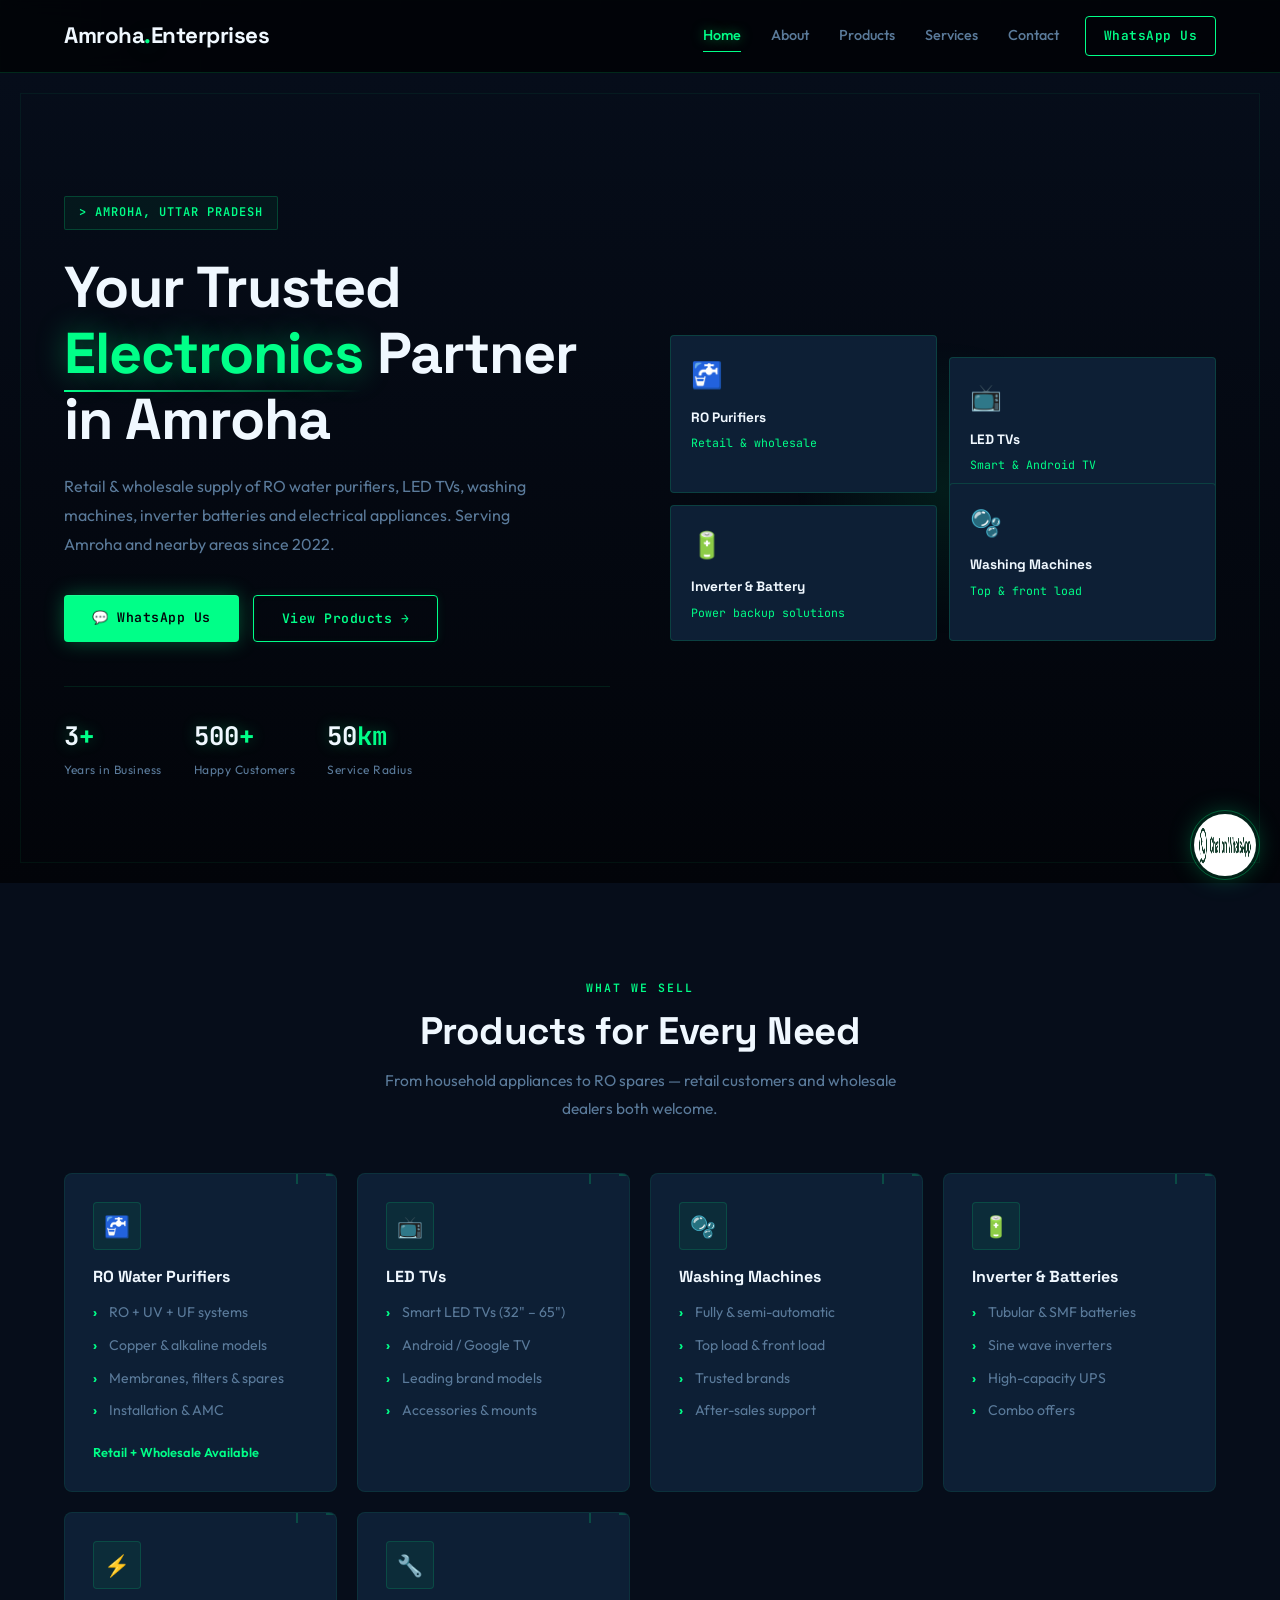
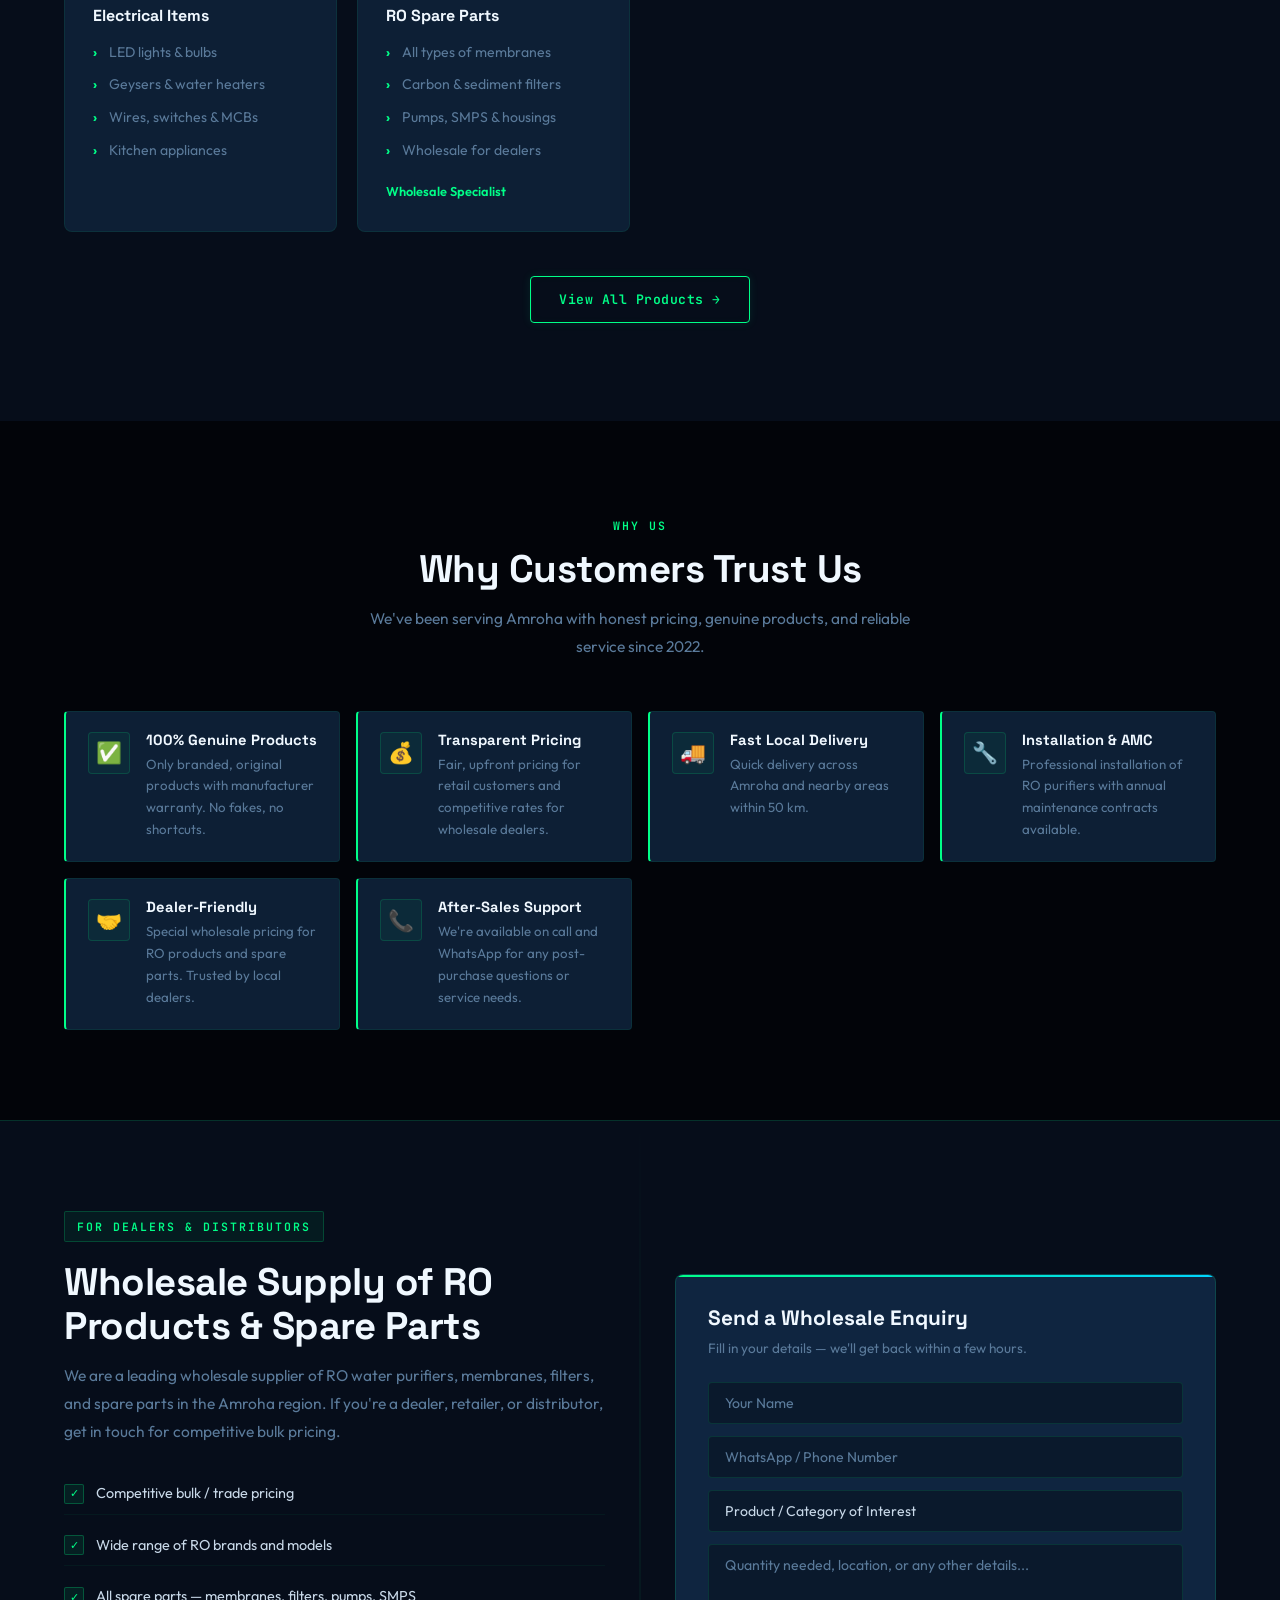
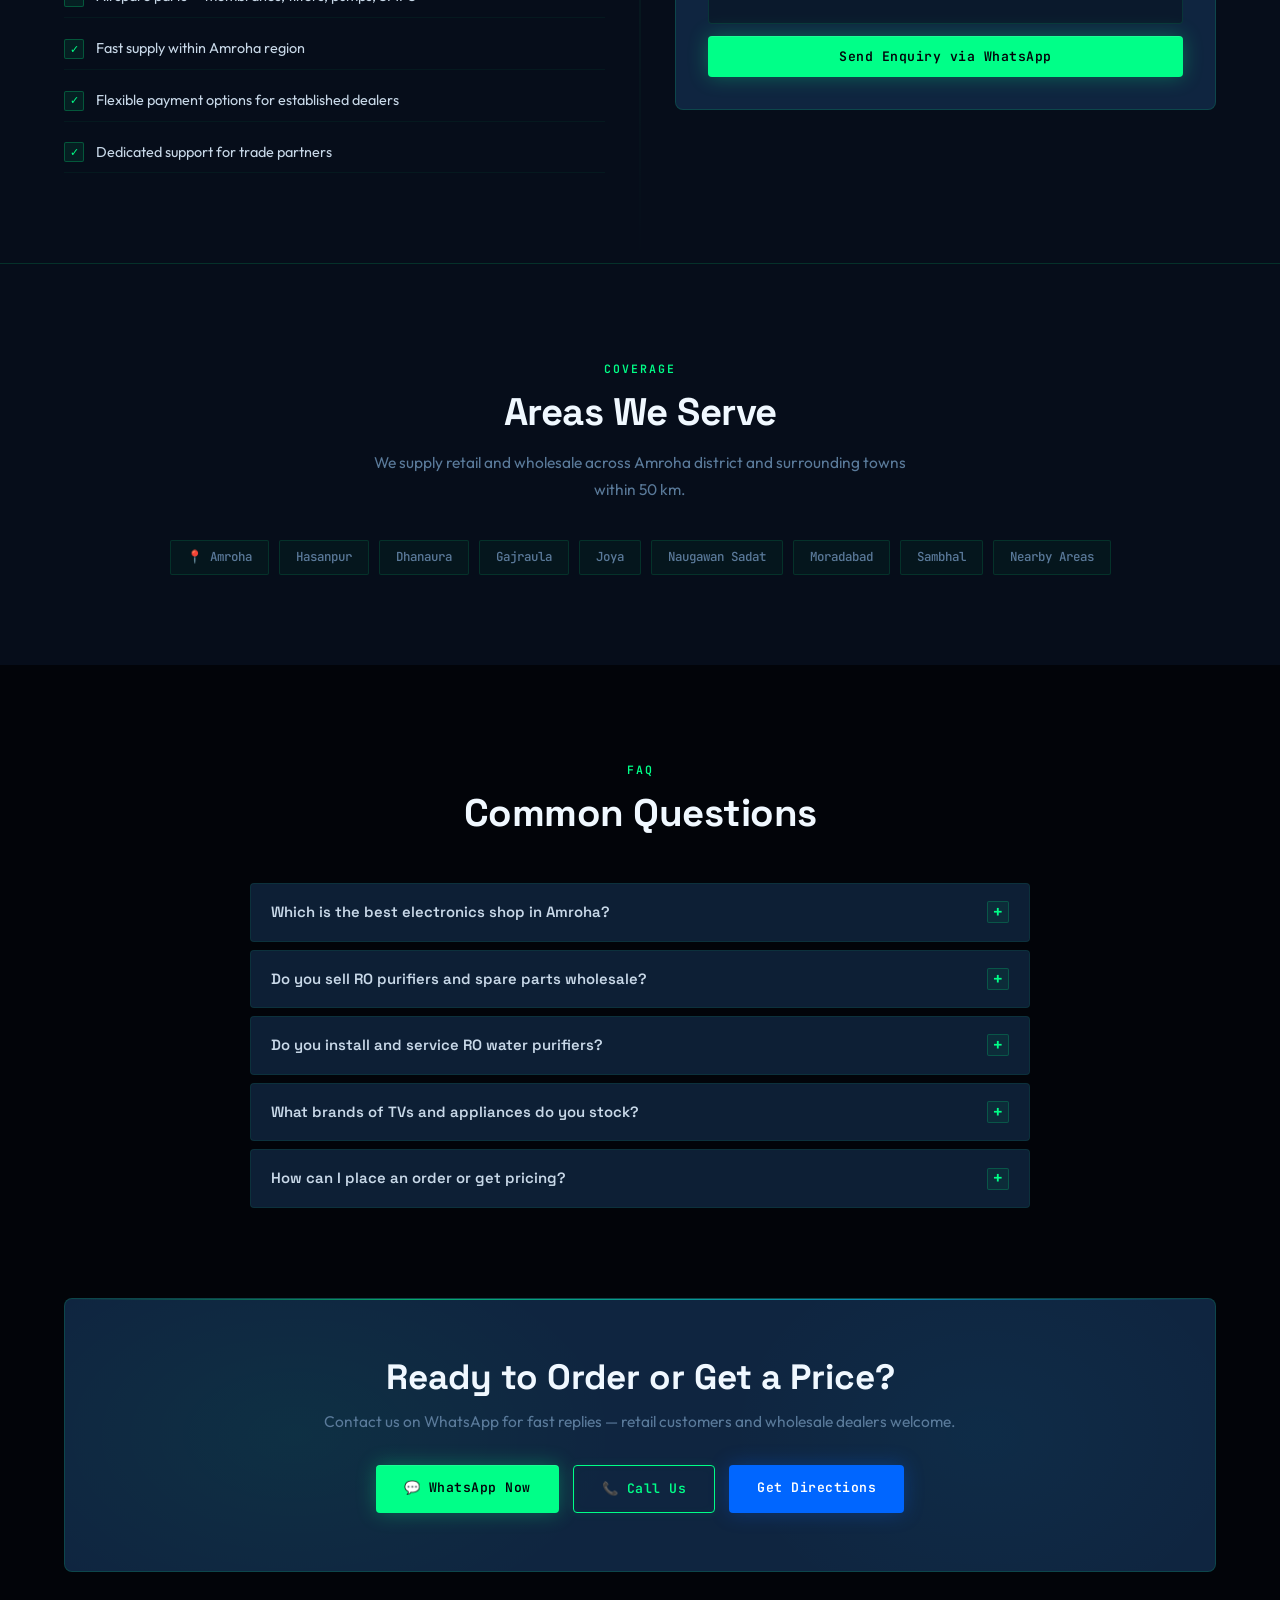
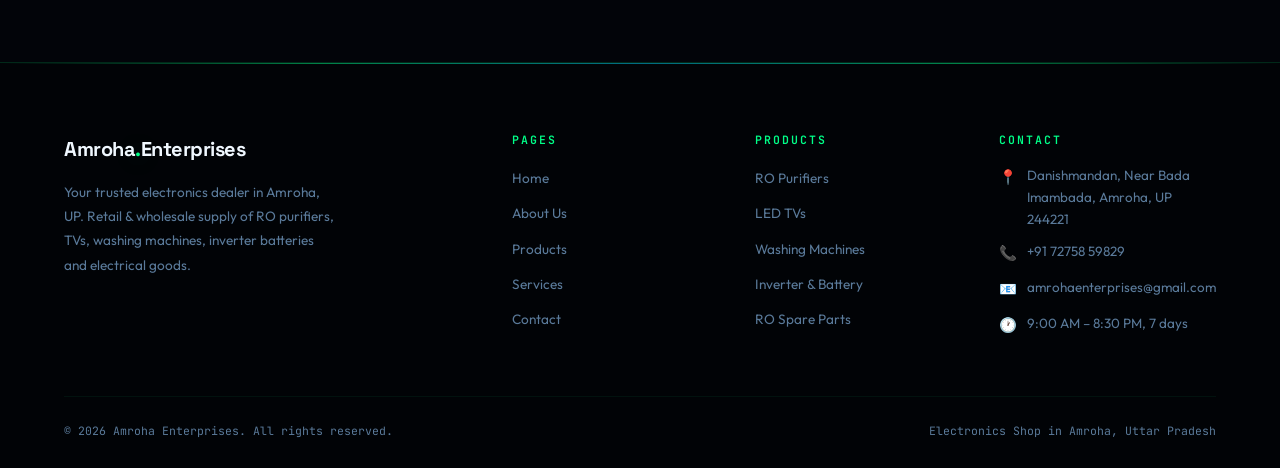
<file: index.html>
<!DOCTYPE html>
<html lang="en">
<head>
  <!-- Google Analytics -->
  <script async src="https://www.googletagmanager.com/gtag/js?id=G-59EETJ5G6J"></script>
  <script>
    window.dataLayer = window.dataLayer || [];
    function gtag(){dataLayer.push(arguments);}
    gtag('js', new Date());
    gtag('config', 'G-59EETJ5G6J');
  </script>

  <meta charset="UTF-8" />
  <meta name="viewport" content="width=device-width, initial-scale=1.0" />
  <title>Electronics Shop in Amroha | TV, RO, Washing Machine & Inverter – Amroha Enterprises</title>
  <meta name="description" content="Amroha Enterprises – trusted electronics dealer in Amroha, UP. Retail & wholesale supply of RO water purifiers, LED TVs, washing machines, inverter batteries and electrical items." />
  <link rel="stylesheet" href="style.css" />
</head>
<body>
<div class="scanlines"></div>
<div class="floating-dots">
  <div class="dot"></div><div class="dot"></div><div class="dot"></div>
  <div class="dot"></div><div class="dot"></div><div class="dot"></div>
  <div class="dot"></div><div class="dot"></div><div class="dot"></div>
  <div class="dot"></div><div class="dot"></div><div class="dot"></div>
  <div class="dot"></div><div class="dot"></div><div class="dot"></div>
</div>

<!-- HEADER -->
<header id="header">
  <div class="container header-inner">
    <div class="logo">Amroha<span>.</span>Enterprises</div>
    <nav id="nav">
      <a href="/" class="active">Home</a>
      <a href="/about">About</a>
      <a href="/products">Products</a>
      <a href="/services">Services</a>
      <a href="/contact">Contact</a>
      <a href="https://wa.me/917275859829?text=Hello%2C+I+have+an+enquiry..." class="nav-cta" target="_blank"><span>WhatsApp Us</span></a>
    </nav>
    <button class="hamburger" id="hamburger" aria-label="Menu">
      <span></span><span></span><span></span>
    </button>
  </div>
</header>

<!-- HERO -->
<section class="hero">
  <div class="container">
    <div class="hero-grid">
      <div class="hero-content">
        <div class="hero-badge reveal">Amroha, Uttar Pradesh</div>
        <h1 class="reveal delay-1">Your Trusted <span class="accent">Electronics</span> Partner in Amroha</h1>
        <p class="reveal delay-2">
          Retail & wholesale supply of RO water purifiers, LED TVs, washing machines, inverter batteries and electrical appliances. Serving Amroha and nearby areas since 2022.
        </p>
        <div class="hero-buttons reveal delay-3">
          <a href="https://wa.me/917275859829?text=Hello%2C+I+have+an+enquiry..." class="btn btn-primary" target="_blank">💬 WhatsApp Us</a>
          <a href="/products" class="btn btn-outline">View Products →</a>
        </div>
        <div class="hero-stats reveal delay-3">
          <div class="hero-stat">
            <div class="num">3<span>+</span></div>
            <div class="label">Years in Business</div>
          </div>
          <div class="hero-stat">
            <div class="num">500<span>+</span></div>
            <div class="label">Happy Customers</div>
          </div>
          <div class="hero-stat">
            <div class="num">50<span>km</span></div>
            <div class="label">Service Radius</div>
          </div>
        </div>
      </div>

      <div class="hero-visual reveal delay-2">
        <div class="hero-card">
          <div class="hc-icon">🚰</div>
          <div class="hc-title">RO Purifiers</div>
          <div class="hc-sub">Retail & wholesale</div>
        </div>
        <div class="hero-card">
          <div class="hc-icon">📺</div>
          <div class="hc-title">LED TVs</div>
          <div class="hc-sub">Smart & Android TV</div>
        </div>
        <div class="hero-card">
          <div class="hc-icon">🔋</div>
          <div class="hc-title">Inverter & Battery</div>
          <div class="hc-sub">Power backup solutions</div>
        </div>
        <div class="hero-card">
          <div class="hc-icon">🫧</div>
          <div class="hc-title">Washing Machines</div>
          <div class="hc-sub">Top & front load</div>
        </div>
      </div>
    </div>
  </div>
</section>

<!-- PRODUCT CATEGORIES -->
<section class="accent">
  <div class="container">
    <div class="center reveal">
      <div class="section-tag">What We Sell</div>
      <h2 class="section-title">Products for Every Need</h2>
      <p class="section-sub">From household appliances to RO spares — retail customers and wholesale dealers both welcome.</p>
    </div>

    <div class="grid grid-auto" style="margin-top: 50px;">
      <div class="card reveal delay-1">
        <div class="card-icon">🚰</div>
        <h3>RO Water Purifiers</h3>
        <ul>
          <li>RO + UV + UF systems</li>
          <li>Copper & alkaline models</li>
          <li>Membranes, filters & spares</li>
          <li>Installation & AMC</li>
        </ul>
        <p style="margin-top:14px; font-size:0.8rem; color:var(--green); font-weight:600;">Retail + Wholesale Available</p>
      </div>

      <div class="card reveal delay-2">
        <div class="card-icon">📺</div>
        <h3>LED TVs</h3>
        <ul>
          <li>Smart LED TVs (32" – 65")</li>
          <li>Android / Google TV</li>
          <li>Leading brand models</li>
          <li>Accessories & mounts</li>
        </ul>
      </div>

      <div class="card reveal delay-3">
        <div class="card-icon">🫧</div>
        <h3>Washing Machines</h3>
        <ul>
          <li>Fully & semi-automatic</li>
          <li>Top load & front load</li>
          <li>Trusted brands</li>
          <li>After-sales support</li>
        </ul>
      </div>

      <div class="card reveal delay-1">
        <div class="card-icon">🔋</div>
        <h3>Inverter & Batteries</h3>
        <ul>
          <li>Tubular & SMF batteries</li>
          <li>Sine wave inverters</li>
          <li>High-capacity UPS</li>
          <li>Combo offers</li>
        </ul>
      </div>

      <div class="card reveal delay-2">
        <div class="card-icon">⚡</div>
        <h3>Electrical Items</h3>
        <ul>
          <li>LED lights & bulbs</li>
          <li>Geysers & water heaters</li>
          <li>Wires, switches & MCBs</li>
          <li>Kitchen appliances</li>
        </ul>
      </div>

      <div class="card reveal delay-3">
        <div class="card-icon">🔧</div>
        <h3>RO Spare Parts</h3>
        <ul>
          <li>All types of membranes</li>
          <li>Carbon & sediment filters</li>
          <li>Pumps, SMPS & housings</li>
          <li>Wholesale for dealers</li>
        </ul>
        <p style="margin-top:14px; font-size:0.8rem; color:var(--green); font-weight:600;">Wholesale Specialist</p>
      </div>
    </div>

    <div style="text-align:center; margin-top: 44px;" class="reveal">
      <a href="/products" class="btn btn-outline">View All Products →</a>
    </div>
  </div>
</section>

<!-- WHY CHOOSE US -->
<section>
  <div class="container">
    <div class="center reveal">
      <div class="section-tag">Why Us</div>
      <h2 class="section-title">Why Customers Trust Us</h2>
      <p class="section-sub">We've been serving Amroha with honest pricing, genuine products, and reliable service since 2022.</p>
    </div>
    <div class="usp-grid">
      <div class="usp-item reveal delay-1">
        <div class="usp-icon">✅</div>
        <div>
          <h4>100% Genuine Products</h4>
          <p>Only branded, original products with manufacturer warranty. No fakes, no shortcuts.</p>
        </div>
      </div>
      <div class="usp-item reveal delay-2">
        <div class="usp-icon">💰</div>
        <div>
          <h4>Transparent Pricing</h4>
          <p>Fair, upfront pricing for retail customers and competitive rates for wholesale dealers.</p>
        </div>
      </div>
      <div class="usp-item reveal delay-3">
        <div class="usp-icon">🚚</div>
        <div>
          <h4>Fast Local Delivery</h4>
          <p>Quick delivery across Amroha and nearby areas within 50 km.</p>
        </div>
      </div>
      <div class="usp-item reveal delay-1">
        <div class="usp-icon">🔧</div>
        <div>
          <h4>Installation & AMC</h4>
          <p>Professional installation of RO purifiers with annual maintenance contracts available.</p>
        </div>
      </div>
      <div class="usp-item reveal delay-2">
        <div class="usp-icon">🤝</div>
        <div>
          <h4>Dealer-Friendly</h4>
          <p>Special wholesale pricing for RO products and spare parts. Trusted by local dealers.</p>
        </div>
      </div>
      <div class="usp-item reveal delay-3">
        <div class="usp-icon">📞</div>
        <div>
          <h4>After-Sales Support</h4>
          <p>We're available on call and WhatsApp for any post-purchase questions or service needs.</p>
        </div>
      </div>
    </div>
  </div>
</section>

<!-- WHOLESALE SECTION -->
<section class="wholesale-section">
  <div class="container">
    <div class="wholesale-inner">
      <div>
        <div class="wholesale-badge reveal">For Dealers & Distributors</div>
        <h2 class="section-title reveal delay-1">Wholesale Supply of RO Products & Spare Parts</h2>
        <p class="section-sub reveal delay-2">
          We are a leading wholesale supplier of RO water purifiers, membranes, filters, and spare parts in the Amroha region. If you're a dealer, retailer, or distributor, get in touch for competitive bulk pricing.
        </p>
        <ul class="wholesale-perks reveal delay-2">
          <li><span class="perk-check">✓</span> Competitive bulk / trade pricing</li>
          <li><span class="perk-check">✓</span> Wide range of RO brands and models</li>
          <li><span class="perk-check">✓</span> All spare parts — membranes, filters, pumps, SMPS</li>
          <li><span class="perk-check">✓</span> Fast supply within Amroha region</li>
          <li><span class="perk-check">✓</span> Flexible payment options for established dealers</li>
          <li><span class="perk-check">✓</span> Dedicated support for trade partners</li>
        </ul>
      </div>

      <div class="wholesale-form-box reveal delay-2">
        <h3>Send a Wholesale Enquiry</h3>
        <p>Fill in your details — we'll get back within a few hours.</p>
        <div class="form-row">
          <input type="text" placeholder="Your Name" id="ws-name" />
          <input type="tel" placeholder="WhatsApp / Phone Number" id="ws-phone" />
          <select id="ws-product">
            <option value="" disabled selected>Product / Category of Interest</option>
            <option>RO Water Purifiers</option>
            <option>RO Membranes</option>
            <option>RO Filters & Spares</option>
            <option>RO Pumps & SMPS</option>
            <option>Multiple / Mixed Items</option>
          </select>
          <textarea placeholder="Quantity needed, location, or any other details..." id="ws-msg"></textarea>
          <button class="btn btn-primary" onclick="sendWholesaleEnquiry()" style="width:100%;">Send Enquiry via WhatsApp</button>
        </div>
      </div>
    </div>
  </div>
</section>

<!-- SERVICE AREA -->
<section class="accent">
  <div class="container">
    <div class="center reveal">
      <div class="section-tag">Coverage</div>
      <h2 class="section-title">Areas We Serve</h2>
      <p class="section-sub">We supply retail and wholesale across Amroha district and surrounding towns within 50 km.</p>
    </div>
    <div class="area-tags reveal delay-1" style="justify-content: center; margin-top: 36px;">
      <span class="area-tag">📍 Amroha</span>
      <span class="area-tag">Hasanpur</span>
      <span class="area-tag">Dhanaura</span>
      <span class="area-tag">Gajraula</span>
      <span class="area-tag">Joya</span>
      <span class="area-tag">Naugawan Sadat</span>
      <span class="area-tag">Moradabad</span>
      <span class="area-tag">Sambhal</span>
      <span class="area-tag">Nearby Areas</span>
    </div>
  </div>
</section>

<!-- FAQ -->
<section>
  <div class="container">
    <div class="center reveal">
      <div class="section-tag">FAQ</div>
      <h2 class="section-title">Common Questions</h2>
    </div>
    <div class="faq-list">
      <div class="faq-item reveal delay-1">
        <div class="faq-q">Which is the best electronics shop in Amroha? <span class="faq-icon">+</span></div>
        <div class="faq-a">Amroha Enterprises is a trusted name for electronics and electrical products in Amroha, offering genuine products, fair pricing, and after-sales support since 2022.</div>
      </div>
      <div class="faq-item reveal delay-2">
        <div class="faq-q">Do you sell RO purifiers and spare parts wholesale? <span class="faq-icon">+</span></div>
        <div class="faq-a">Yes. We are one of the main wholesale suppliers of RO water purifiers, membranes, filters, pumps, and spare parts in the Amroha region. Dealers and distributors can contact us for trade pricing.</div>
      </div>
      <div class="faq-item reveal delay-3">
        <div class="faq-q">Do you install and service RO water purifiers? <span class="faq-icon">+</span></div>
        <div class="faq-a">Yes, we offer professional installation and Annual Maintenance Contracts (AMC) for RO purifiers across Amroha and nearby areas.</div>
      </div>
      <div class="faq-item reveal delay-1">
        <div class="faq-q">What brands of TVs and appliances do you stock? <span class="faq-icon">+</span></div>
        <div class="faq-a">We stock a range of leading brands for LED TVs, washing machines, and inverter batteries. Contact us on WhatsApp or visit our store for current stock and pricing.</div>
      </div>
      <div class="faq-item reveal delay-2">
        <div class="faq-q">How can I place an order or get pricing? <span class="faq-icon">+</span></div>
        <div class="faq-a">The fastest way is to WhatsApp us at +91 72758 59829. You can also call or visit our store at Danishmandan, Near Bada Imambada, Amroha.</div>
      </div>
    </div>
  </div>
</section>

<!-- CTA -->
<section style="padding-top: 0;">
  <div class="container">
    <div class="cta-banner reveal">
      <h2>Ready to Order or Get a Price?</h2>
      <p>Contact us on WhatsApp for fast replies — retail customers and wholesale dealers welcome.</p>
      <div class="cta-buttons">
        <a href="https://wa.me/917275859829?text=Hello%2C+I+have+an+enquiry..." class="btn btn-primary" target="_blank">💬 WhatsApp Now</a>
        <a href="tel:+917275859829" class="btn btn-outline">📞 Call Us</a>
        <a href="/contact" class="btn btn-blue">Get Directions</a>
      </div>
    </div>
  </div>
</section>

<!-- FOOTER -->
<footer>
  <div class="container">
    <div class="footer-grid">
      <div class="footer-brand">
        <div class="logo">Amroha<span>.</span>Enterprises</div>
        <p>Your trusted electronics dealer in Amroha, UP. Retail & wholesale supply of RO purifiers, TVs, washing machines, inverter batteries and electrical goods.</p>
      </div>
      <div class="footer-col">
        <h4>Pages</h4>
        <ul>
          <li><a href="/">Home</a></li>
          <li><a href="/about">About Us</a></li>
          <li><a href="/products">Products</a></li>
          <li><a href="/services">Services</a></li>
          <li><a href="/contact">Contact</a></li>
        </ul>
      </div>
      <div class="footer-col">
        <h4>Products</h4>
        <ul>
          <li><a href="/products">RO Purifiers</a></li>
          <li><a href="/products">LED TVs</a></li>
          <li><a href="/products">Washing Machines</a></li>
          <li><a href="/products">Inverter & Battery</a></li>
          <li><a href="/products">RO Spare Parts</a></li>
        </ul>
      </div>
      <div class="footer-col">
        <h4>Contact</h4>
        <div class="footer-contact-item"><span class="ico">📍</span> Danishmandan, Near Bada Imambada, Amroha, UP 244221</div>
        <div class="footer-contact-item"><span class="ico">📞</span> <a href="tel:+917275859829" style="color:var(--muted);">+91 72758 59829</a></div>
        <div class="footer-contact-item"><span class="ico">📧</span> <a href="mailto:amrohaenterprises@gmail.com" style="color:var(--muted);">amrohaenterprises@gmail.com</a></div>
        <div class="footer-contact-item"><span class="ico">🕐</span> 9:00 AM – 8:30 PM, 7 days</div>
      </div>
    </div>
    <div class="footer-bottom">
      <span>© <span id="year"></span> Amroha Enterprises. All rights reserved.</span>
      <span>Electronics Shop in Amroha, Uttar Pradesh</span>
    </div>
  </div>
</footer>

<!-- WhatsApp Float -->
<a class="whatsapp-float" href="https://wa.me/917275859829" target="_blank" aria-label="Chat on WhatsApp">
  <img src="WhatsAppButtonGreenLarge.png" alt="WhatsApp" />
</a>

<script>
  document.getElementById('year').textContent = new Date().getFullYear();

  // Sticky header
  window.addEventListener('scroll', () => {
    document.getElementById('header').classList.toggle('scrolled', window.scrollY > 50);
  });

  // Mobile menu
  document.getElementById('hamburger').addEventListener('click', () => {
    document.getElementById('nav').classList.toggle('open');
  });

  // Scroll reveal
  const observer = new IntersectionObserver((entries) => {
    entries.forEach(e => { if (e.isIntersecting) e.target.classList.add('active'); });
  }, { threshold: 0.1 });
  document.querySelectorAll('.reveal').forEach(el => observer.observe(el));

  // FAQ accordion
  document.querySelectorAll('.faq-q').forEach(q => {
    q.addEventListener('click', () => {
      const item = q.parentElement;
      const isOpen = item.classList.contains('open');
      document.querySelectorAll('.faq-item.open').forEach(i => i.classList.remove('open'));
      if (!isOpen) item.classList.add('open');
    });
  });

  // Wholesale enquiry via WhatsApp
  function sendWholesaleEnquiry() {
    const name    = document.getElementById('ws-name').value.trim();
    const phone   = document.getElementById('ws-phone').value.trim();
    const product = document.getElementById('ws-product').value;
    const msg     = document.getElementById('ws-msg').value.trim();
    if (!name || !phone) { alert('Please enter your name and phone number.'); return; }
    const text = `Hello, I have a *Wholesale Enquiry*:\n\n*Name:* ${name}\n*Phone:* ${phone}\n*Product:* ${product || 'Not specified'}\n*Details:* ${msg || 'N/A'}`;
    window.open(`https://wa.me/917275859829?text=${encodeURIComponent(text)}`, '_blank');
  }
</script>

</body>
</html>
</file>
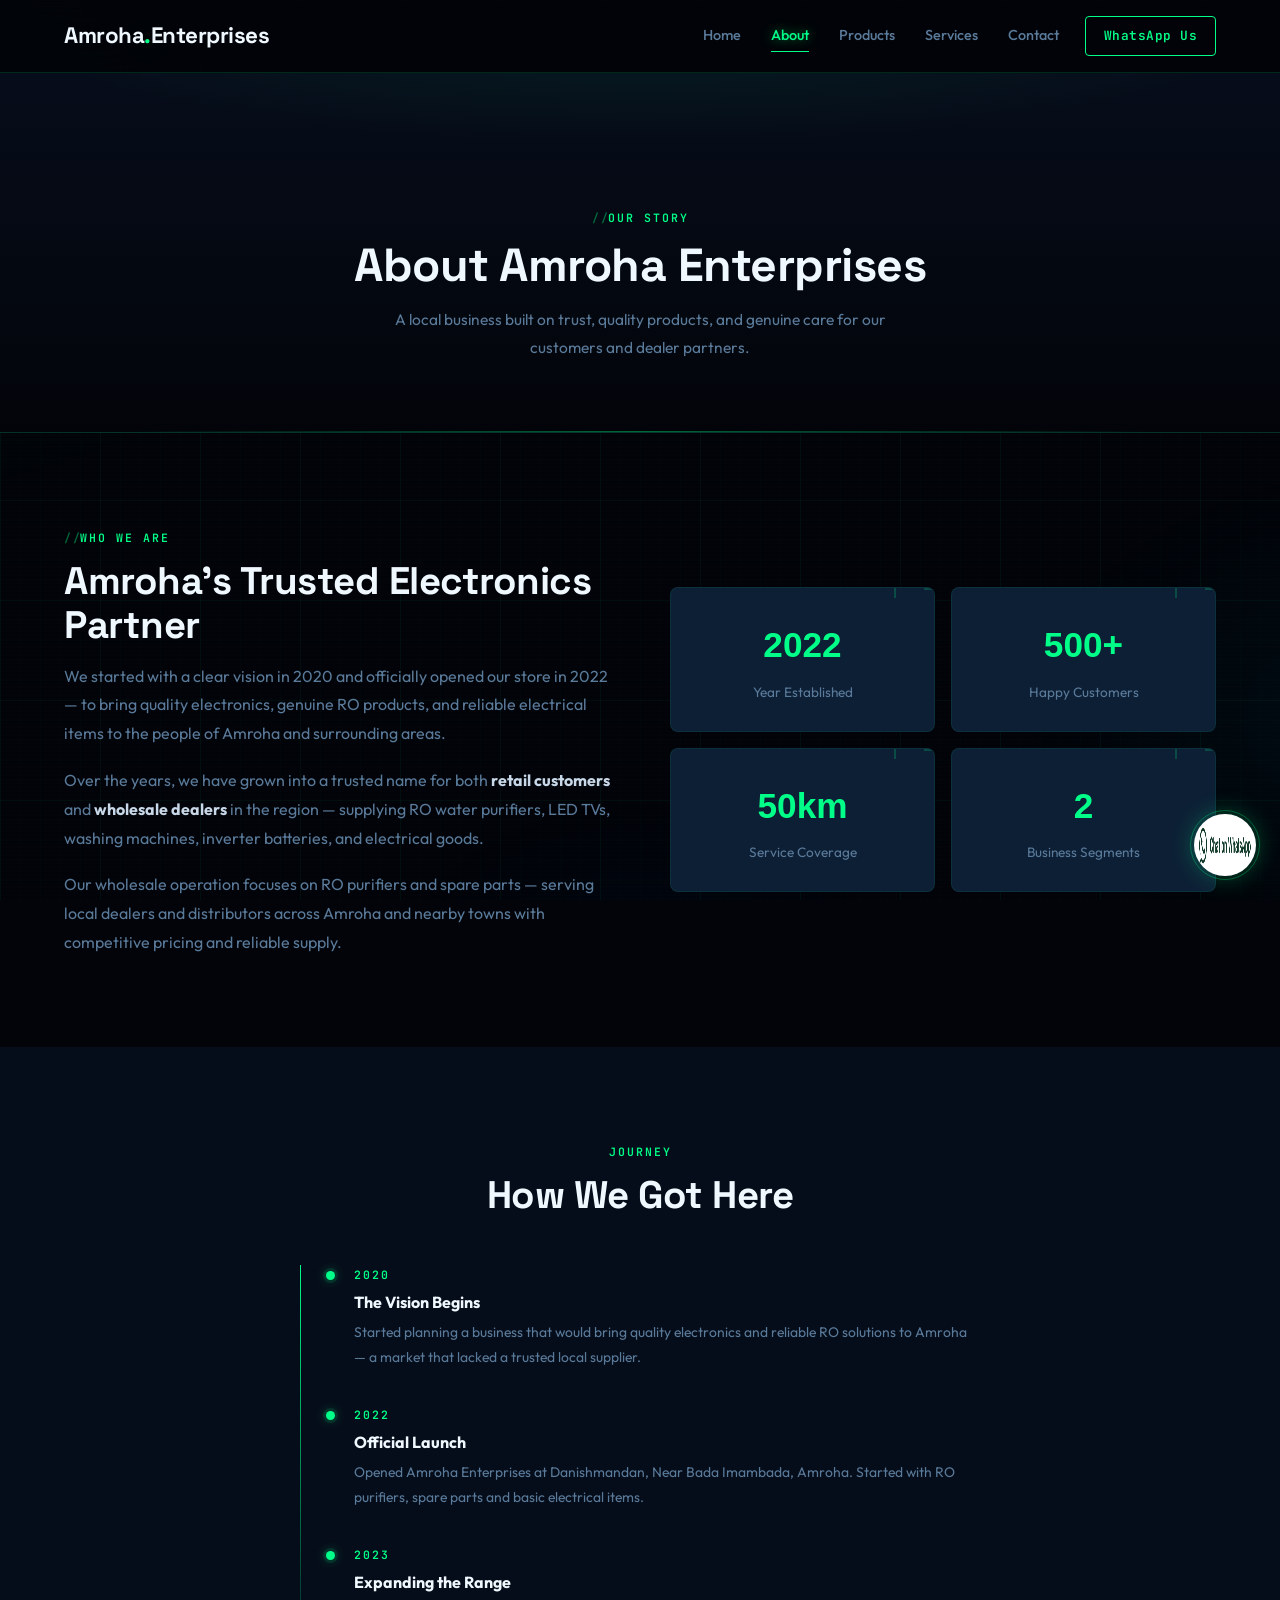
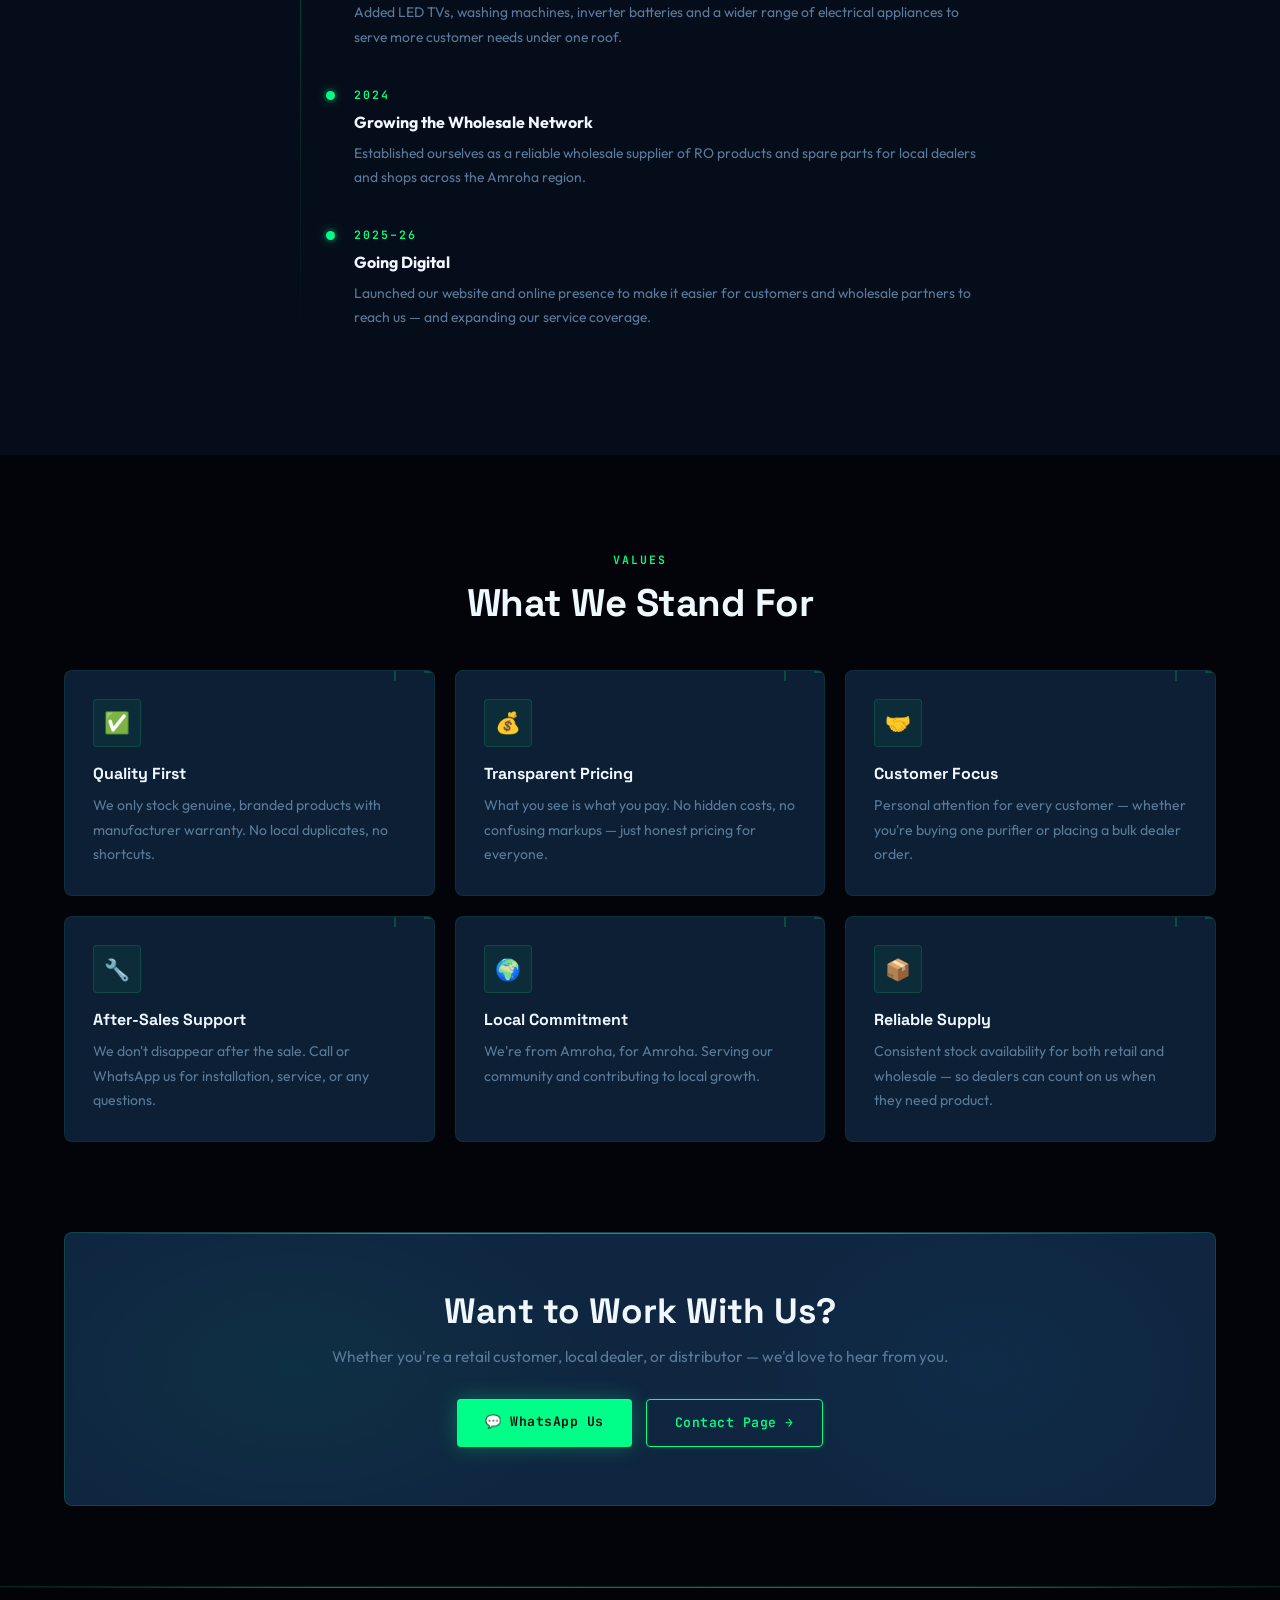
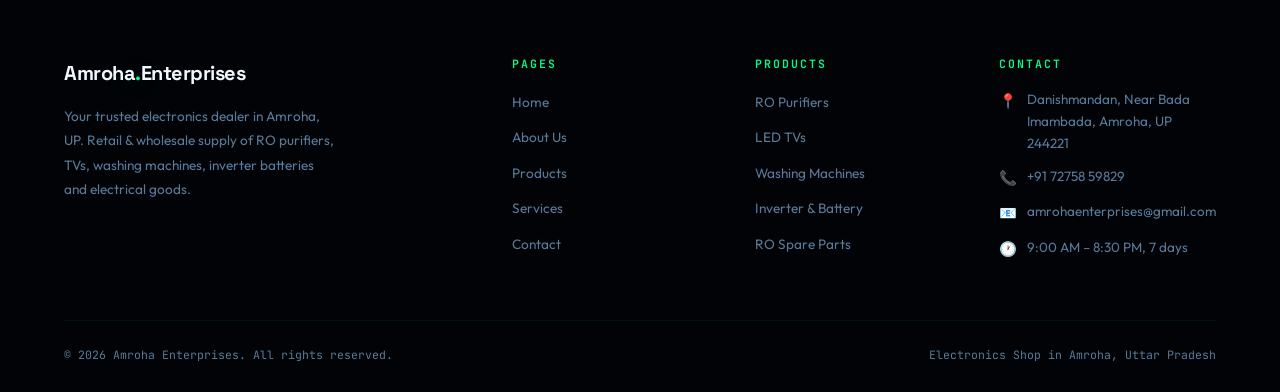
<file: about.html>
<!DOCTYPE html>
<html lang="en">
<head>
  <meta charset="UTF-8" />
  <meta name="viewport" content="width=device-width, initial-scale=1.0" />
  <title>About Us – Amroha Enterprises | Trusted Electronics Dealer in Amroha</title>
  <meta name="description" content="Amroha Enterprises – established in 2022, serving Amroha and nearby areas with genuine electronics, RO purifiers, inverter batteries and electrical goods. Retail & wholesale." />
  <link rel="stylesheet" href="style.css" />
</head>
<body>
<div class="scanlines"></div>
<div class="floating-dots">
  <div class="dot"></div><div class="dot"></div><div class="dot"></div>
  <div class="dot"></div><div class="dot"></div><div class="dot"></div>
  <div class="dot"></div><div class="dot"></div><div class="dot"></div>
  <div class="dot"></div><div class="dot"></div><div class="dot"></div>
  <div class="dot"></div><div class="dot"></div><div class="dot"></div>
</div>

<header id="header">
  <div class="container header-inner">
    <div class="logo"><a href="/">Amroha<span>.</span>Enterprises</a></div>
    <nav id="nav">
      <a href="/">Home</a>
      <a href="/about" class="active">About</a>
      <a href="/products">Products</a>
      <a href="/services">Services</a>
      <a href="/contact">Contact</a>
      <a href="https://wa.me/917275859829" class="nav-cta" target="_blank"><span>WhatsApp Us</span></a>
    </nav>
    <button class="hamburger" id="hamburger" aria-label="Menu">
      <span></span><span></span><span></span>
    </button>
  </div>
</header>

<!-- PAGE HERO -->
<div class="page-hero">
  <div class="container">
    <div class="section-tag reveal">Our Story</div>
    <h1 class="reveal delay-1">About Amroha Enterprises</h1>
    <p class="reveal delay-2">A local business built on trust, quality products, and genuine care for our customers and dealer partners.</p>
  </div>
</div>

<!-- INTRO -->
<section>
  <div class="container">
    <div class="grid grid-2" style="align-items:center; gap:60px;">
      <div class="reveal">
        <div class="section-tag">Who We Are</div>
        <h2 class="section-title">Amroha's Trusted Electronics Partner</h2>
        <p style="color:var(--muted); font-size:1rem; line-height:1.8; margin-bottom:18px;">
          We started with a clear vision in 2020 and officially opened our store in 2022 — to bring quality electronics, genuine RO products, and reliable electrical items to the people of Amroha and surrounding areas.
        </p>
        <p style="color:var(--muted); font-size:1rem; line-height:1.8; margin-bottom:18px;">
          Over the years, we have grown into a trusted name for both <strong style="color:var(--text);">retail customers</strong> and <strong style="color:var(--text);">wholesale dealers</strong> in the region — supplying RO water purifiers, LED TVs, washing machines, inverter batteries, and electrical goods.
        </p>
        <p style="color:var(--muted); font-size:1rem; line-height:1.8;">
          Our wholesale operation focuses on RO purifiers and spare parts — serving local dealers and distributors across Amroha and nearby towns with competitive pricing and reliable supply.
        </p>
      </div>
      <div class="reveal delay-2">
        <div class="grid grid-2" style="gap:16px;">
          <div class="card" style="text-align:center;">
            <div style="font-family:'Syne',sans-serif; font-size:2.2rem; font-weight:800; color:var(--green);">2022</div>
            <div style="font-size:0.85rem; color:var(--muted); margin-top:6px;">Year Established</div>
          </div>
          <div class="card" style="text-align:center;">
            <div style="font-family:'Syne',sans-serif; font-size:2.2rem; font-weight:800; color:var(--green);">500+</div>
            <div style="font-size:0.85rem; color:var(--muted); margin-top:6px;">Happy Customers</div>
          </div>
          <div class="card" style="text-align:center;">
            <div style="font-family:'Syne',sans-serif; font-size:2.2rem; font-weight:800; color:var(--green);">50km</div>
            <div style="font-size:0.85rem; color:var(--muted); margin-top:6px;">Service Coverage</div>
          </div>
          <div class="card" style="text-align:center;">
            <div style="font-family:'Syne',sans-serif; font-size:2.2rem; font-weight:800; color:var(--green);">2</div>
            <div style="font-size:0.85rem; color:var(--muted); margin-top:6px;">Business Segments</div>
          </div>
        </div>
      </div>
    </div>
  </div>
</section>

<!-- OUR JOURNEY -->
<section class="accent">
  <div class="container">
    <div class="center reveal">
      <div class="section-tag">Journey</div>
      <h2 class="section-title">How We Got Here</h2>
    </div>
    <div class="timeline">
      <div class="tl-item reveal delay-1">
        <div class="tl-year">2020</div>
        <div class="tl-title">The Vision Begins</div>
        <div class="tl-text">Started planning a business that would bring quality electronics and reliable RO solutions to Amroha — a market that lacked a trusted local supplier.</div>
      </div>
      <div class="tl-item reveal delay-2">
        <div class="tl-year">2022</div>
        <div class="tl-title">Official Launch</div>
        <div class="tl-text">Opened Amroha Enterprises at Danishmandan, Near Bada Imambada, Amroha. Started with RO purifiers, spare parts and basic electrical items.</div>
      </div>
      <div class="tl-item reveal delay-3">
        <div class="tl-year">2023</div>
        <div class="tl-title">Expanding the Range</div>
        <div class="tl-text">Added LED TVs, washing machines, inverter batteries and a wider range of electrical appliances to serve more customer needs under one roof.</div>
      </div>
      <div class="tl-item reveal delay-1">
        <div class="tl-year">2024</div>
        <div class="tl-title">Growing the Wholesale Network</div>
        <div class="tl-text">Established ourselves as a reliable wholesale supplier of RO products and spare parts for local dealers and shops across the Amroha region.</div>
      </div>
      <div class="tl-item reveal delay-2">
        <div class="tl-year">2025–26</div>
        <div class="tl-title">Going Digital</div>
        <div class="tl-text">Launched our website and online presence to make it easier for customers and wholesale partners to reach us — and expanding our service coverage.</div>
      </div>
    </div>
  </div>
</section>

<!-- CORE VALUES -->
<section>
  <div class="container">
    <div class="center reveal">
      <div class="section-tag">Values</div>
      <h2 class="section-title">What We Stand For</h2>
    </div>
    <div class="grid grid-3" style="margin-top:44px;">
      <div class="card reveal delay-1">
        <div class="card-icon">✅</div>
        <h3>Quality First</h3>
        <p>We only stock genuine, branded products with manufacturer warranty. No local duplicates, no shortcuts.</p>
      </div>
      <div class="card reveal delay-2">
        <div class="card-icon">💰</div>
        <h3>Transparent Pricing</h3>
        <p>What you see is what you pay. No hidden costs, no confusing markups — just honest pricing for everyone.</p>
      </div>
      <div class="card reveal delay-3">
        <div class="card-icon">🤝</div>
        <h3>Customer Focus</h3>
        <p>Personal attention for every customer — whether you're buying one purifier or placing a bulk dealer order.</p>
      </div>
      <div class="card reveal delay-1">
        <div class="card-icon">🔧</div>
        <h3>After-Sales Support</h3>
        <p>We don't disappear after the sale. Call or WhatsApp us for installation, service, or any questions.</p>
      </div>
      <div class="card reveal delay-2">
        <div class="card-icon">🌍</div>
        <h3>Local Commitment</h3>
        <p>We're from Amroha, for Amroha. Serving our community and contributing to local growth.</p>
      </div>
      <div class="card reveal delay-3">
        <div class="card-icon">📦</div>
        <h3>Reliable Supply</h3>
        <p>Consistent stock availability for both retail and wholesale — so dealers can count on us when they need product.</p>
      </div>
    </div>
  </div>
</section>

<!-- CTA -->
<section style="padding-top: 0; padding-bottom: 80px;">
  <div class="container">
    <div class="cta-banner reveal">
      <h2>Want to Work With Us?</h2>
      <p>Whether you're a retail customer, local dealer, or distributor — we'd love to hear from you.</p>
      <div class="cta-buttons">
        <a href="https://wa.me/917275859829?text=Hello%2C+I+want+to+get+in+touch+with+Amroha+Enterprises..." class="btn btn-primary" target="_blank">💬 WhatsApp Us</a>
        <a href="/contact" class="btn btn-outline">Contact Page →</a>
      </div>
    </div>
  </div>
</section>

<!-- FOOTER -->
<footer>
  <div class="container">
    <div class="footer-grid">
      <div class="footer-brand">
        <div class="logo"><a href="/">Amroha<span>.</span>Enterprises</a></div>
        <p>Your trusted electronics dealer in Amroha, UP. Retail & wholesale supply of RO purifiers, TVs, washing machines, inverter batteries and electrical goods.</p>
      </div>
      <div class="footer-col">
        <h4>Pages</h4>
        <ul>
          <li><a href="/">Home</a></li>
          <li><a href="/about">About Us</a></li>
          <li><a href="/products">Products</a></li>
          <li><a href="/services">Services</a></li>
          <li><a href="/contact">Contact</a></li>
        </ul>
      </div>
      <div class="footer-col">
        <h4>Products</h4>
        <ul>
          <li><a href="/products">RO Purifiers</a></li>
          <li><a href="/products">LED TVs</a></li>
          <li><a href="/products">Washing Machines</a></li>
          <li><a href="/products">Inverter & Battery</a></li>
          <li><a href="/products">RO Spare Parts</a></li>
        </ul>
      </div>
      <div class="footer-col">
        <h4>Contact</h4>
        <div class="footer-contact-item"><span class="ico">📍</span> Danishmandan, Near Bada Imambada, Amroha, UP 244221</div>
        <div class="footer-contact-item"><span class="ico">📞</span> <a href="tel:+917275859829" style="color:var(--muted);">+91 72758 59829</a></div>
        <div class="footer-contact-item"><span class="ico">📧</span> <a href="mailto:amrohaenterprises@gmail.com" style="color:var(--muted);">amrohaenterprises@gmail.com</a></div>
        <div class="footer-contact-item"><span class="ico">🕐</span> 9:00 AM – 8:30 PM, 7 days</div>
      </div>
    </div>
    <div class="footer-bottom">
      <span>© <span id="year"></span> Amroha Enterprises. All rights reserved.</span>
      <span>Electronics Shop in Amroha, Uttar Pradesh</span>
    </div>
  </div>
</footer>

<a class="whatsapp-float" href="https://wa.me/917275859829" target="_blank" aria-label="Chat on WhatsApp">
  <img src="WhatsAppButtonGreenLarge.png" alt="WhatsApp" />
</a>

<script>
  document.getElementById('year').textContent = new Date().getFullYear();
  window.addEventListener('scroll', () => {
    document.getElementById('header').classList.toggle('scrolled', window.scrollY > 50);
  });
  document.getElementById('hamburger').addEventListener('click', () => {
    document.getElementById('nav').classList.toggle('open');
  });
  const observer = new IntersectionObserver((entries) => {
    entries.forEach(e => { if (e.isIntersecting) e.target.classList.add('active'); });
  }, { threshold: 0.1 });
  document.querySelectorAll('.reveal').forEach(el => observer.observe(el));
</script>
</body>
</html>
</file>
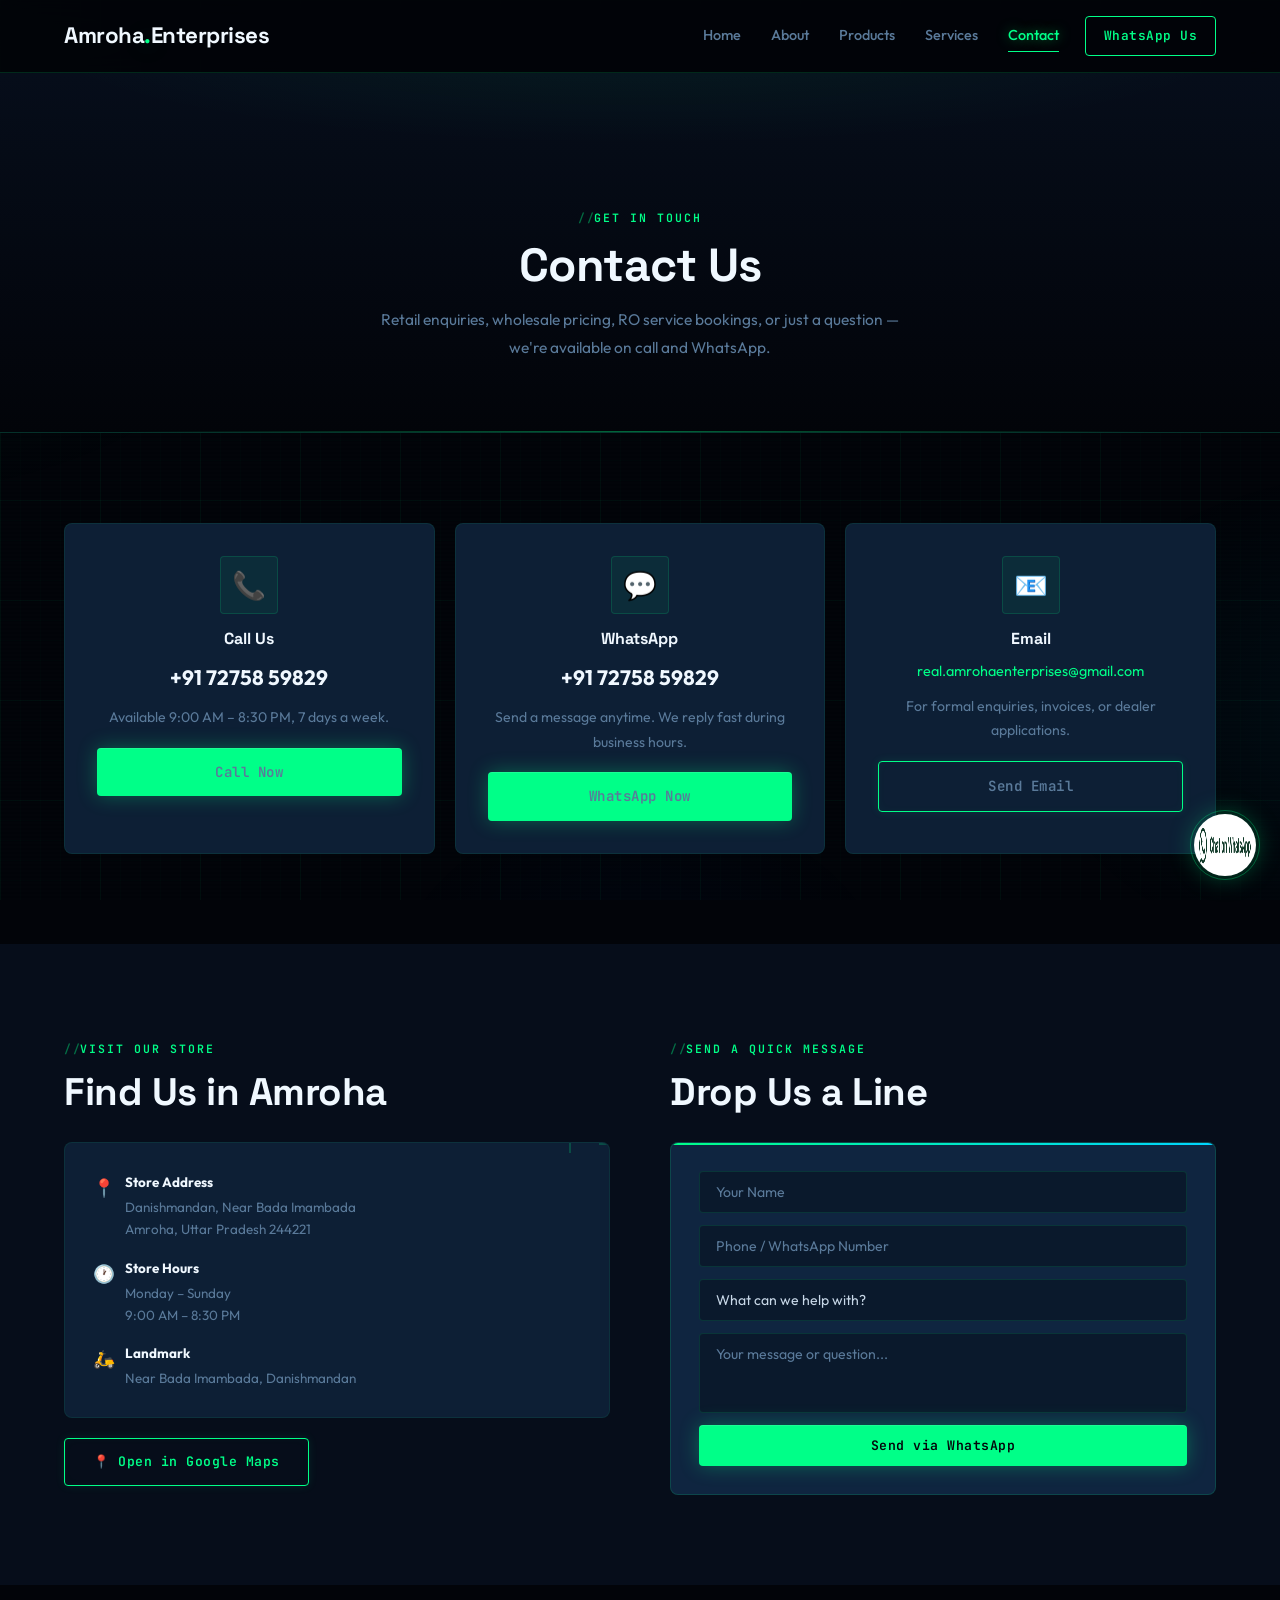
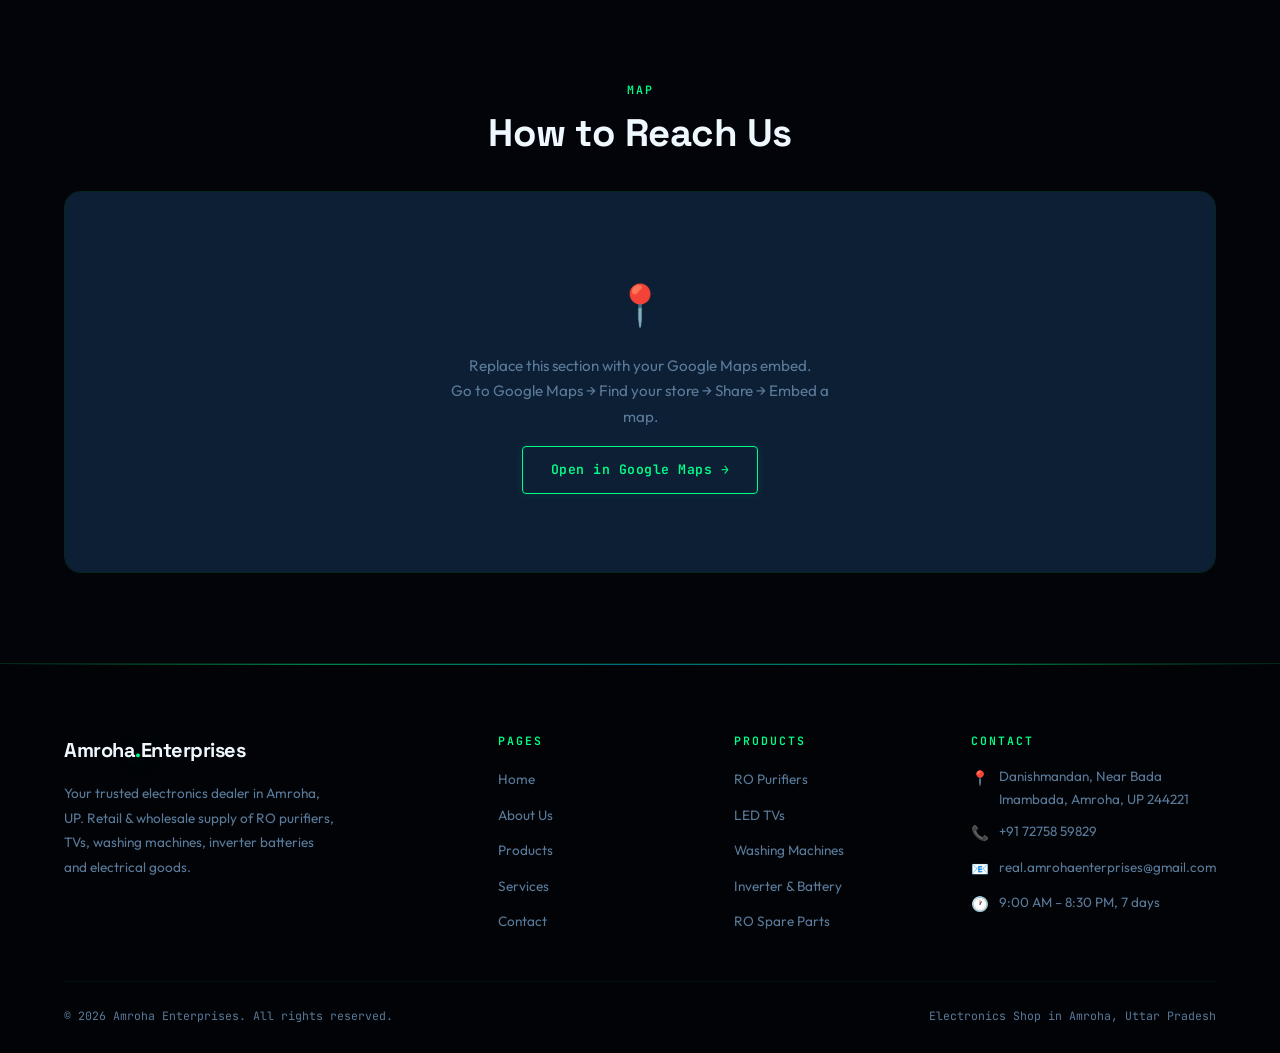
<file: contact.html>
<!DOCTYPE html>
<html lang="en">
<head>
  <meta charset="UTF-8" />
  <meta name="viewport" content="width=device-width, initial-scale=1.0" />
  <title>Contact Us – Amroha Enterprises | Call, WhatsApp or Visit</title>
  <meta name="description" content="Contact Amroha Enterprises – call, WhatsApp or visit our store in Amroha, UP. Get product enquiries, pricing, RO service bookings and wholesale information." />
  <link rel="stylesheet" href="style.css" />
</head>
<body>
<div class="scanlines"></div>
<div class="floating-dots">
  <div class="dot"></div><div class="dot"></div><div class="dot"></div>
  <div class="dot"></div><div class="dot"></div><div class="dot"></div>
  <div class="dot"></div><div class="dot"></div><div class="dot"></div>
  <div class="dot"></div><div class="dot"></div><div class="dot"></div>
  <div class="dot"></div><div class="dot"></div><div class="dot"></div>
</div>

<header id="header">
  <div class="container header-inner">
    <div class="logo"><a href="/">Amroha<span>.</span>Enterprises</a></div>
    <nav id="nav">
      <a href="/">Home</a>
      <a href="/about">About</a>
      <a href="/products">Products</a>
      <a href="/services">Services</a>
      <a href="/contact" class="active">Contact</a>
      <a href="https://wa.me/917275859829" class="nav-cta" target="_blank"><span>WhatsApp Us</span></a>
    </nav>
    <button class="hamburger" id="hamburger" aria-label="Menu">
      <span></span><span></span><span></span>
    </button>
  </div>
</header>

<div class="page-hero">
  <div class="container">
    <div class="section-tag reveal">Get in Touch</div>
    <h1 class="reveal delay-1">Contact Us</h1>
    <p class="reveal delay-2">Retail enquiries, wholesale pricing, RO service bookings, or just a question — we're available on call and WhatsApp.</p>
  </div>
</div>

<!-- CONTACT CARDS -->
<section>
  <div class="container">
    <div class="grid grid-3">
      <div class="contact-card reveal delay-1">
        <div class="cc-icon">📞</div>
        <h3>Call Us</h3>
        <p style="font-size:1.3rem; font-weight:700; color:var(--white); margin:10px 0;">+91 72758 59829</p>
        <p>Available 9:00 AM – 8:30 PM, 7 days a week.</p>
        <a href="tel:+917275859829" class="btn btn-primary" style="margin-top:18px; width:100%; text-align:center; display:block;">Call Now</a>
      </div>

      <div class="contact-card reveal delay-2">
        <div class="cc-icon">💬</div>
        <h3>WhatsApp</h3>
        <p style="font-size:1.3rem; font-weight:700; color:var(--white); margin:10px 0;">+91 72758 59829</p>
        <p>Send a message anytime. We reply fast during business hours.</p>
        <a href="https://wa.me/917275859829?text=Hello%2C+I+have+an+enquiry..." class="btn btn-primary" style="margin-top:18px; width:100%; text-align:center; display:block;" target="_blank">WhatsApp Now</a>
      </div>

      <div class="contact-card reveal delay-3">
        <div class="cc-icon">📧</div>
        <h3>Email</h3>
        <p style="margin:10px 0;"><a href="mailto:real.amrohaenterprises@gmail.com" style="color:var(--green); font-size:0.9rem; word-break:break-all;">real.amrohaenterprises@gmail.com</a></p>
        <p>For formal enquiries, invoices, or dealer applications.</p>
        <a href="mailto:real.amrohaenterprises@gmail.com" class="btn btn-outline" style="margin-top:18px; width:100%; text-align:center; display:block;">Send Email</a>
      </div>
    </div>
  </div>
</section>

<!-- VISIT US -->
<section class="accent">
  <div class="container">
    <div class="grid grid-2" style="gap:60px; align-items:start;">
      <div class="reveal">
        <div class="section-tag">Visit Our Store</div>
        <h2 class="section-title">Find Us in Amroha</h2>
        <div class="card" style="margin-top:28px;">
          <div style="display:flex; flex-direction:column; gap:16px;">
            <div class="footer-contact-item" style="margin:0;">
              <span class="ico" style="font-size:1.1rem;">📍</span>
              <div>
                <strong style="color:var(--white); display:block; margin-bottom:3px;">Store Address</strong>
                Danishmandan, Near Bada Imambada<br>
                Amroha, Uttar Pradesh 244221
              </div>
            </div>
            <div class="footer-contact-item" style="margin:0;">
              <span class="ico" style="font-size:1.1rem;">🕐</span>
              <div>
                <strong style="color:var(--white); display:block; margin-bottom:3px;">Store Hours</strong>
                Monday – Sunday<br>
                9:00 AM – 8:30 PM
              </div>
            </div>
            <div class="footer-contact-item" style="margin:0;">
              <span class="ico" style="font-size:1.1rem;">🛵</span>
              <div>
                <strong style="color:var(--white); display:block; margin-bottom:3px;">Landmark</strong>
                Near Bada Imambada, Danishmandan
              </div>
            </div>
          </div>
        </div>
        <a href="https://maps.google.com/?q=Danishmandan+Amroha+UP" class="btn btn-outline" style="margin-top:20px;" target="_blank">📍 Open in Google Maps</a>
      </div>

      <div class="reveal delay-2">
        <div class="section-tag">Send a Quick Message</div>
        <h2 class="section-title">Drop Us a Line</h2>
        <div class="wholesale-form-box" style="margin-top:28px; padding:28px;">
          <div class="form-row">
            <input type="text" placeholder="Your Name" id="c-name" />
            <input type="tel"  placeholder="Phone / WhatsApp Number" id="c-phone" />
            <select id="c-type">
              <option value="" disabled selected>What can we help with?</option>
              <option>Product Enquiry – Retail</option>
              <option>Wholesale / Trade Pricing</option>
              <option>RO Installation Booking</option>
              <option>RO Service / Repair</option>
              <option>AMC Enquiry</option>
              <option>General Question</option>
            </select>
            <textarea placeholder="Your message or question..." id="c-msg"></textarea>
            <button class="btn btn-primary" onclick="sendContactMsg()" style="width:100%;">Send via WhatsApp</button>
          </div>
        </div>
      </div>
    </div>
  </div>
</section>

<!-- MAP EMBED PLACEHOLDER -->
<section>
  <div class="container">
    <div class="center reveal">
      <div class="section-tag">Map</div>
      <h2 class="section-title">How to Reach Us</h2>
    </div>
    <div class="reveal delay-1" style="margin-top:36px; border-radius:16px; overflow:hidden; border:1px solid var(--border);">
      <!-- Replace the src below with your actual Google Maps embed URL -->
      <!-- To get it: Go to Google Maps → Find your store → Share → Embed a map → Copy the src URL -->
      <div style="background:var(--card); height:380px; display:flex; flex-direction:column; align-items:center; justify-content:center; gap:16px;">
        <div style="font-size:2.5rem;">📍</div>
        <p style="color:var(--muted); font-size:0.95rem; text-align:center; max-width:400px; line-height:1.7;">
          Replace this section with your Google Maps embed.<br>
          Go to Google Maps → Find your store → Share → Embed a map.
        </p>
        <a href="https://maps.google.com/?q=Danishmandan+Amroha+Uttar+Pradesh" class="btn btn-outline" target="_blank">Open in Google Maps →</a>
      </div>
      <!-- UNCOMMENT AND REPLACE src once you have the embed code:
      <iframe
        src="YOUR_GOOGLE_MAPS_EMBED_URL_HERE"
        width="100%" height="420" style="border:0; display:block;"
        allowfullscreen="" loading="lazy"
        referrerpolicy="no-referrer-when-downgrade">
      </iframe>
      -->
    </div>
  </div>
</section>

<footer>
  <div class="container">
    <div class="footer-grid">
      <div class="footer-brand">
        <div class="logo"><a href="/">Amroha<span>.</span>Enterprises</a></div>
        <p>Your trusted electronics dealer in Amroha, UP. Retail & wholesale supply of RO purifiers, TVs, washing machines, inverter batteries and electrical goods.</p>
      </div>
      <div class="footer-col">
        <h4>Pages</h4>
        <ul>
          <li><a href="/">Home</a></li>
          <li><a href="/about">About Us</a></li>
          <li><a href="/products">Products</a></li>
          <li><a href="/services">Services</a></li>
          <li><a href="/contact">Contact</a></li>
        </ul>
      </div>
      <div class="footer-col">
        <h4>Products</h4>
        <ul>
          <li><a href="/products">RO Purifiers</a></li>
          <li><a href="/products">LED TVs</a></li>
          <li><a href="/products">Washing Machines</a></li>
          <li><a href="/products">Inverter & Battery</a></li>
          <li><a href="/products">RO Spare Parts</a></li>
        </ul>
      </div>
      <div class="footer-col">
        <h4>Contact</h4>
        <div class="footer-contact-item"><span class="ico">📍</span> Danishmandan, Near Bada Imambada, Amroha, UP 244221</div>
        <div class="footer-contact-item"><span class="ico">📞</span> <a href="tel:+917275859829" style="color:var(--muted);">+91 72758 59829</a></div>
        <div class="footer-contact-item"><span class="ico">📧</span> <a href="mailto:real.amrohaenterprises@gmail.com" style="color:var(--muted);">real.amrohaenterprises@gmail.com</a></div>
        <div class="footer-contact-item"><span class="ico">🕐</span> 9:00 AM – 8:30 PM, 7 days</div>
      </div>
    </div>
    <div class="footer-bottom">
      <span>© <span id="year"></span> Amroha Enterprises. All rights reserved.</span>
      <span>Electronics Shop in Amroha, Uttar Pradesh</span>
    </div>
  </div>
</footer>

<a class="whatsapp-float" href="https://wa.me/917275859829" target="_blank" aria-label="Chat on WhatsApp">
  <img src="WhatsAppButtonGreenLarge.png" alt="WhatsApp" />
</a>

<script>
  document.getElementById('year').textContent = new Date().getFullYear();
  window.addEventListener('scroll', () => {
    document.getElementById('header').classList.toggle('scrolled', window.scrollY > 50);
  });
  document.getElementById('hamburger').addEventListener('click', () => {
    document.getElementById('nav').classList.toggle('open');
  });
  const observer = new IntersectionObserver((entries) => {
    entries.forEach(e => { if (e.isIntersecting) e.target.classList.add('active'); });
  }, { threshold: 0.1 });
  document.querySelectorAll('.reveal').forEach(el => observer.observe(el));

  function sendContactMsg() {
    const name  = document.getElementById('c-name').value.trim();
    const phone = document.getElementById('c-phone').value.trim();
    const type  = document.getElementById('c-type').value;
    const msg   = document.getElementById('c-msg').value.trim();
    if (!name || !phone) { alert('Please enter your name and phone number.'); return; }
    const text = `Hello, I have a query:\n\n*Name:* ${name}\n*Phone:* ${phone}\n*Type:* ${type || 'Not specified'}\n*Message:* ${msg || 'N/A'}`;
    window.open(`https://wa.me/917275859829?text=${encodeURIComponent(text)}`, '_blank');
  }
</script>
</body>
</html>
</file>
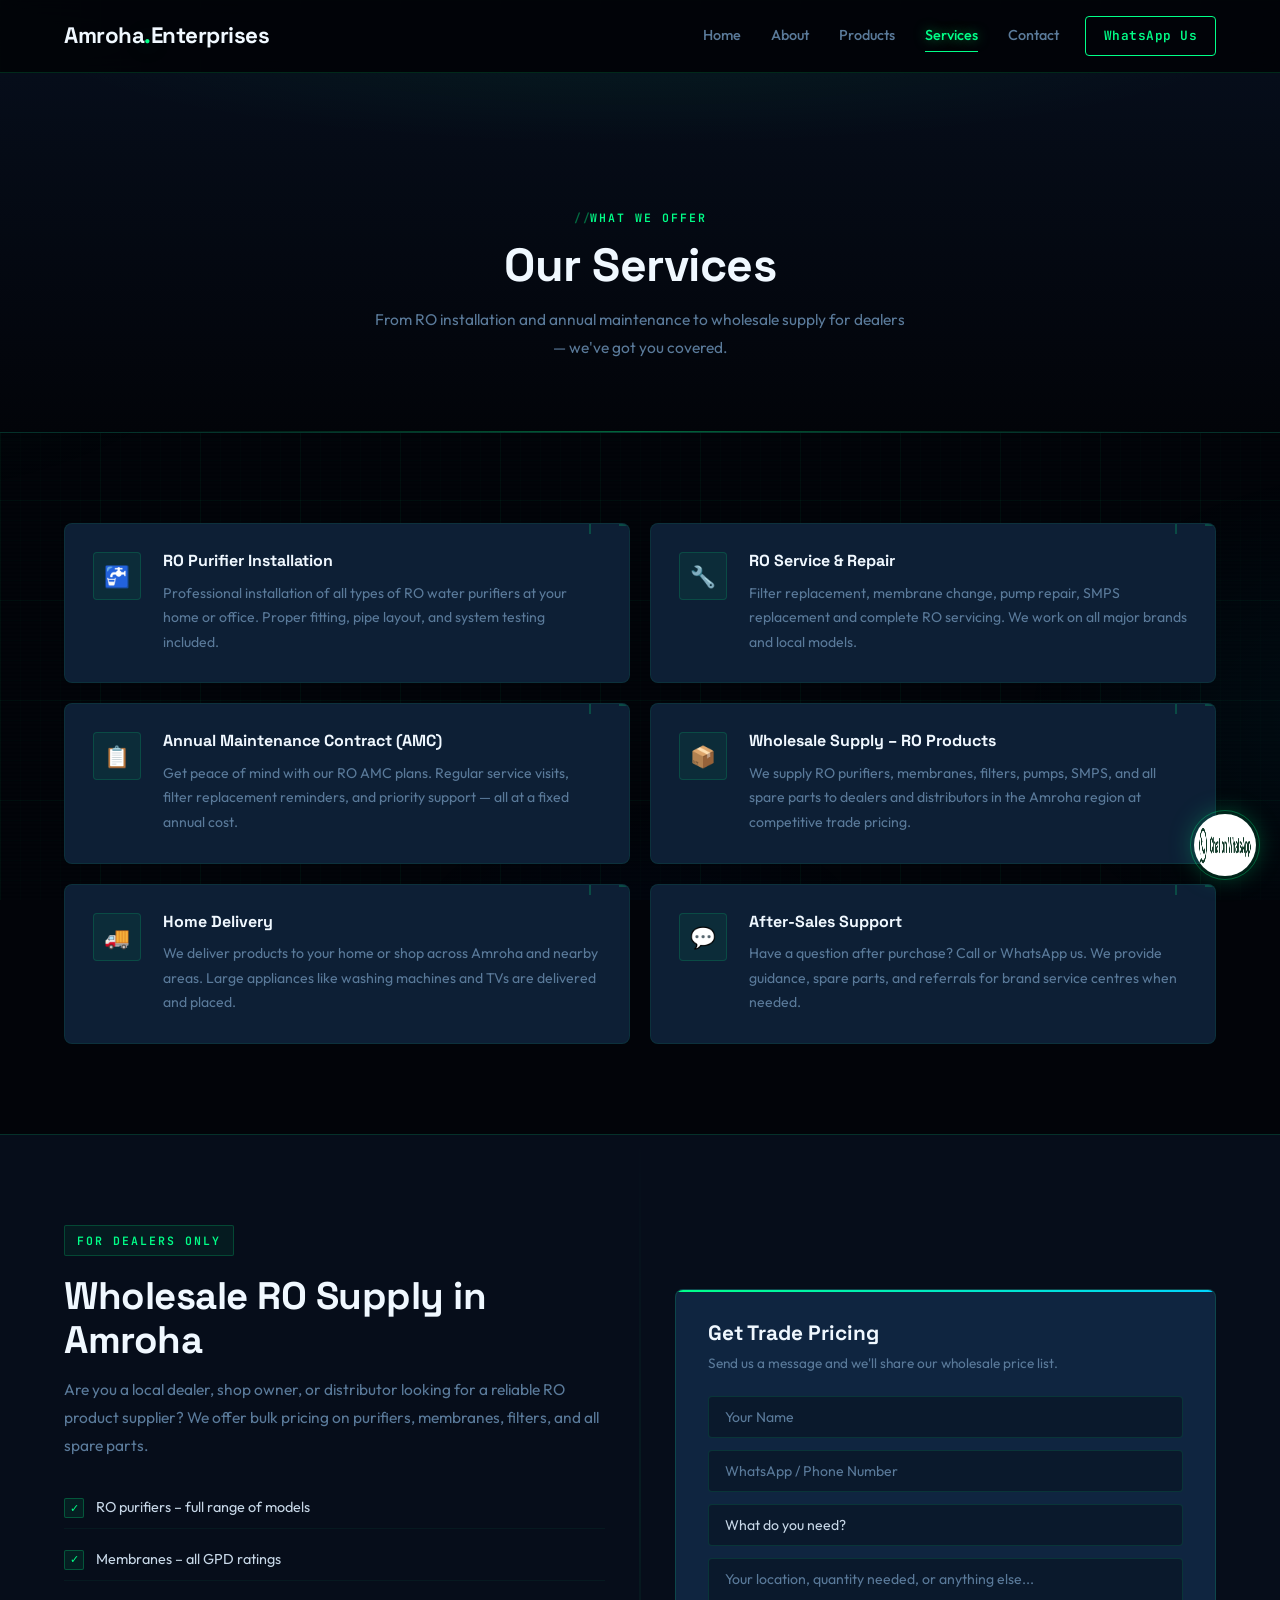
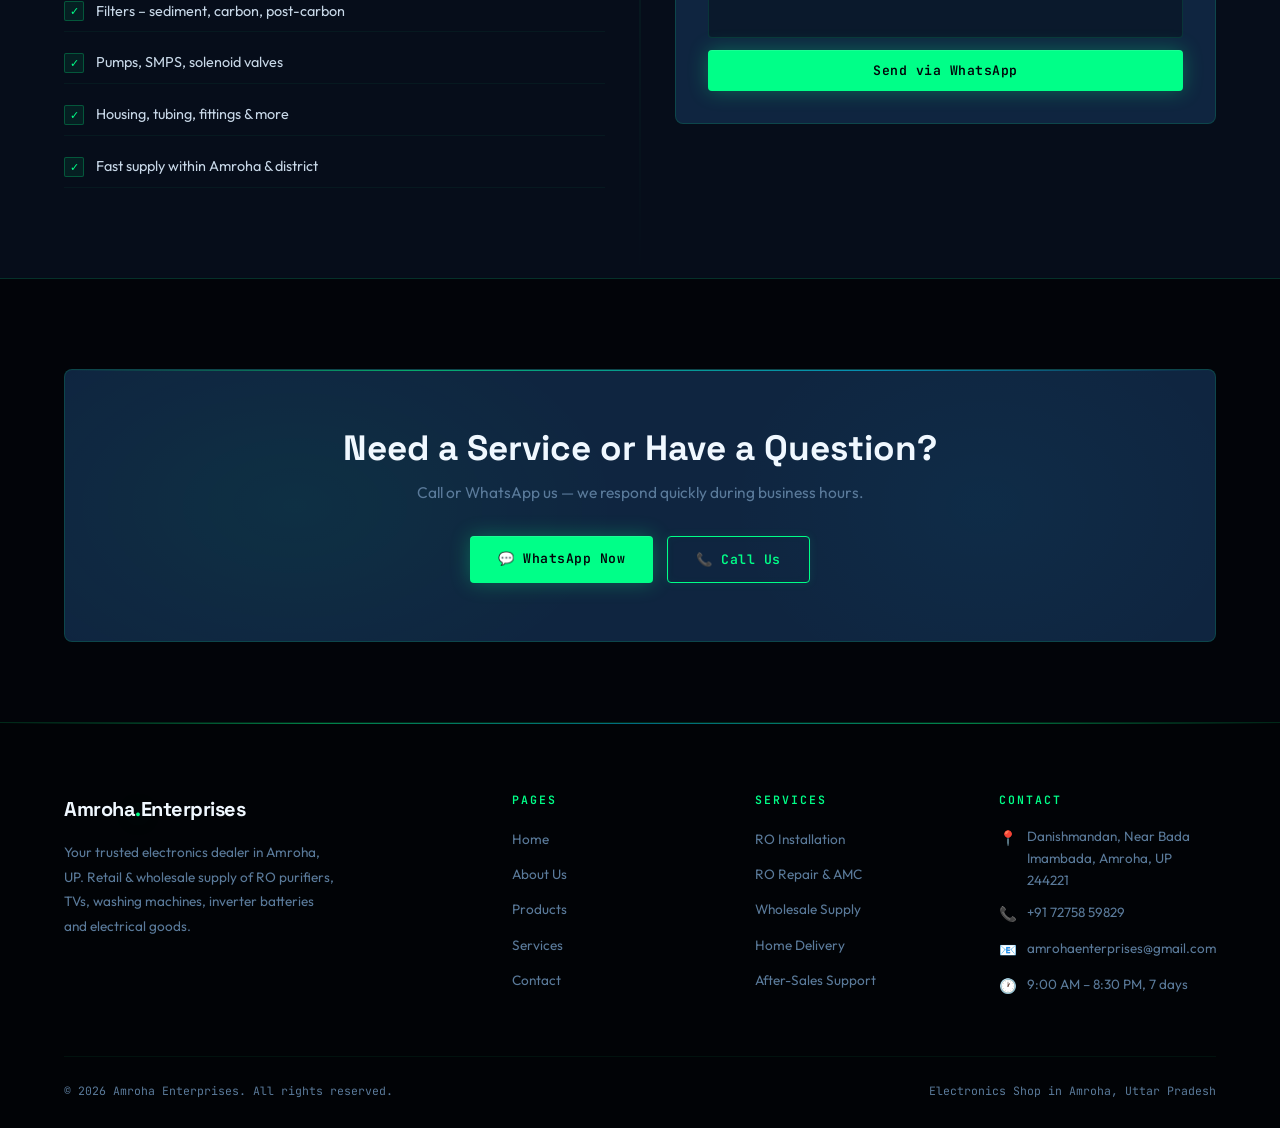
<file: services.html>
<!DOCTYPE html>
<html lang="en">
<head>
  <meta charset="UTF-8" />
  <meta name="viewport" content="width=device-width, initial-scale=1.0" />
  <title>Services – RO Installation, AMC & Wholesale Supply | Amroha Enterprises</title>
  <meta name="description" content="Amroha Enterprises offers RO water purifier installation, AMC, repair services, and wholesale supply of RO products & spare parts across Amroha, UP." />
  <link rel="stylesheet" href="style.css" />
</head>
<body>
<div class="scanlines"></div>
<div class="floating-dots">
  <div class="dot"></div><div class="dot"></div><div class="dot"></div>
  <div class="dot"></div><div class="dot"></div><div class="dot"></div>
  <div class="dot"></div><div class="dot"></div><div class="dot"></div>
  <div class="dot"></div><div class="dot"></div><div class="dot"></div>
  <div class="dot"></div><div class="dot"></div><div class="dot"></div>
</div>

<header id="header">
  <div class="container header-inner">
    <div class="logo"><a href="/">Amroha<span>.</span>Enterprises</a></div>
    <nav id="nav">
      <a href="/">Home</a>
      <a href="/about">About</a>
      <a href="/products">Products</a>
      <a href="/services" class="active">Services</a>
      <a href="/contact">Contact</a>
      <a href="https://wa.me/917275859829" class="nav-cta" target="_blank"><span>WhatsApp Us</span></a>
    </nav>
    <button class="hamburger" id="hamburger" aria-label="Menu">
      <span></span><span></span><span></span>
    </button>
  </div>
</header>

<div class="page-hero">
  <div class="container">
    <div class="section-tag reveal">What We Offer</div>
    <h1 class="reveal delay-1">Our Services</h1>
    <p class="reveal delay-2">From RO installation and annual maintenance to wholesale supply for dealers — we've got you covered.</p>
  </div>
</div>

<!-- SERVICES LIST -->
<section>
  <div class="container">
    <div class="grid grid-2" style="gap:20px;">

      <div class="card reveal delay-1" style="display:flex; gap:22px;">
        <div class="card-icon" style="flex-shrink:0;">🚰</div>
        <div>
          <h3>RO Purifier Installation</h3>
          <p>Professional installation of all types of RO water purifiers at your home or office. Proper fitting, pipe layout, and system testing included.</p>
        </div>
      </div>

      <div class="card reveal delay-2" style="display:flex; gap:22px;">
        <div class="card-icon" style="flex-shrink:0;">🔧</div>
        <div>
          <h3>RO Service & Repair</h3>
          <p>Filter replacement, membrane change, pump repair, SMPS replacement and complete RO servicing. We work on all major brands and local models.</p>
        </div>
      </div>

      <div class="card reveal delay-3" style="display:flex; gap:22px;">
        <div class="card-icon" style="flex-shrink:0;">📋</div>
        <div>
          <h3>Annual Maintenance Contract (AMC)</h3>
          <p>Get peace of mind with our RO AMC plans. Regular service visits, filter replacement reminders, and priority support — all at a fixed annual cost.</p>
        </div>
      </div>

      <div class="card reveal delay-1" style="display:flex; gap:22px;">
        <div class="card-icon" style="flex-shrink:0;">📦</div>
        <div>
          <h3>Wholesale Supply – RO Products</h3>
          <p>We supply RO purifiers, membranes, filters, pumps, SMPS, and all spare parts to dealers and distributors in the Amroha region at competitive trade pricing.</p>
        </div>
      </div>

      <div class="card reveal delay-2" style="display:flex; gap:22px;">
        <div class="card-icon" style="flex-shrink:0;">🚚</div>
        <div>
          <h3>Home Delivery</h3>
          <p>We deliver products to your home or shop across Amroha and nearby areas. Large appliances like washing machines and TVs are delivered and placed.</p>
        </div>
      </div>

      <div class="card reveal delay-3" style="display:flex; gap:22px;">
        <div class="card-icon" style="flex-shrink:0;">💬</div>
        <div>
          <h3>After-Sales Support</h3>
          <p>Have a question after purchase? Call or WhatsApp us. We provide guidance, spare parts, and referrals for brand service centres when needed.</p>
        </div>
      </div>

    </div>
  </div>
</section>

<!-- WHOLESALE FOCUS -->
<section class="wholesale-section">
  <div class="container">
    <div class="wholesale-inner">
      <div>
        <div class="wholesale-badge reveal">For Dealers Only</div>
        <h2 class="section-title reveal delay-1">Wholesale RO Supply in Amroha</h2>
        <p class="section-sub reveal delay-2">
          Are you a local dealer, shop owner, or distributor looking for a reliable RO product supplier? We offer bulk pricing on purifiers, membranes, filters, and all spare parts.
        </p>
        <ul class="wholesale-perks reveal delay-2">
          <li><span class="perk-check">✓</span> RO purifiers – full range of models</li>
          <li><span class="perk-check">✓</span> Membranes – all GPD ratings</li>
          <li><span class="perk-check">✓</span> Filters – sediment, carbon, post-carbon</li>
          <li><span class="perk-check">✓</span> Pumps, SMPS, solenoid valves</li>
          <li><span class="perk-check">✓</span> Housing, tubing, fittings & more</li>
          <li><span class="perk-check">✓</span> Fast supply within Amroha & district</li>
        </ul>
      </div>
      <div class="wholesale-form-box reveal delay-2">
        <h3>Get Trade Pricing</h3>
        <p>Send us a message and we'll share our wholesale price list.</p>
        <div class="form-row">
          <input type="text"  placeholder="Your Name" id="ws-name" />
          <input type="tel"   placeholder="WhatsApp / Phone Number" id="ws-phone" />
          <select id="ws-product">
            <option value="" disabled selected>What do you need?</option>
            <option>RO Purifiers (bulk)</option>
            <option>Membranes</option>
            <option>Sediment Filters</option>
            <option>Carbon Filters</option>
            <option>Pumps & SMPS</option>
            <option>Full Spare Parts Range</option>
            <option>Mixed / Multiple Items</option>
          </select>
          <textarea placeholder="Your location, quantity needed, or anything else..." id="ws-msg"></textarea>
          <button class="btn btn-primary" onclick="sendWholesaleEnquiry()" style="width:100%;">Send via WhatsApp</button>
        </div>
      </div>
    </div>
  </div>
</section>

<!-- CTA -->
<section style="padding-bottom: 80px;">
  <div class="container">
    <div class="cta-banner reveal">
      <h2>Need a Service or Have a Question?</h2>
      <p>Call or WhatsApp us — we respond quickly during business hours.</p>
      <div class="cta-buttons">
        <a href="https://wa.me/917275859829?text=Hello%2C+I+need+a+service..." class="btn btn-primary" target="_blank">💬 WhatsApp Now</a>
        <a href="tel:+917275859829" class="btn btn-outline">📞 Call Us</a>
      </div>
    </div>
  </div>
</section>

<footer>
  <div class="container">
    <div class="footer-grid">
      <div class="footer-brand">
        <div class="logo"><a href="/">Amroha<span>.</span>Enterprises</a></div>
        <p>Your trusted electronics dealer in Amroha, UP. Retail & wholesale supply of RO purifiers, TVs, washing machines, inverter batteries and electrical goods.</p>
      </div>
      <div class="footer-col">
        <h4>Pages</h4>
        <ul>
          <li><a href="/">Home</a></li>
          <li><a href="/about">About Us</a></li>
          <li><a href="/products">Products</a></li>
          <li><a href="/services">Services</a></li>
          <li><a href="/contact">Contact</a></li>
        </ul>
      </div>
      <div class="footer-col">
        <h4>Services</h4>
        <ul>
          <li><a href="/services">RO Installation</a></li>
          <li><a href="/services">RO Repair & AMC</a></li>
          <li><a href="/services">Wholesale Supply</a></li>
          <li><a href="/services">Home Delivery</a></li>
          <li><a href="/services">After-Sales Support</a></li>
        </ul>
      </div>
      <div class="footer-col">
        <h4>Contact</h4>
        <div class="footer-contact-item"><span class="ico">📍</span> Danishmandan, Near Bada Imambada, Amroha, UP 244221</div>
        <div class="footer-contact-item"><span class="ico">📞</span> <a href="tel:+917275859829" style="color:var(--muted);">+91 72758 59829</a></div>
        <div class="footer-contact-item"><span class="ico">📧</span> <a href="mailto:amrohaenterprises@gmail.com" style="color:var(--muted);">amrohaenterprises@gmail.com</a></div>
        <div class="footer-contact-item"><span class="ico">🕐</span> 9:00 AM – 8:30 PM, 7 days</div>
      </div>
    </div>
    <div class="footer-bottom">
      <span>© <span id="year"></span> Amroha Enterprises. All rights reserved.</span>
      <span>Electronics Shop in Amroha, Uttar Pradesh</span>
    </div>
  </div>
</footer>

<a class="whatsapp-float" href="https://wa.me/917275859829" target="_blank" aria-label="Chat on WhatsApp">
  <img src="WhatsAppButtonGreenLarge.png" alt="WhatsApp" />
</a>

<script>
  document.getElementById('year').textContent = new Date().getFullYear();
  window.addEventListener('scroll', () => {
    document.getElementById('header').classList.toggle('scrolled', window.scrollY > 50);
  });
  document.getElementById('hamburger').addEventListener('click', () => {
    document.getElementById('nav').classList.toggle('open');
  });
  const observer = new IntersectionObserver((entries) => {
    entries.forEach(e => { if (e.isIntersecting) e.target.classList.add('active'); });
  }, { threshold: 0.1 });
  document.querySelectorAll('.reveal').forEach(el => observer.observe(el));

  function sendWholesaleEnquiry() {
    const name    = document.getElementById('ws-name').value.trim();
    const phone   = document.getElementById('ws-phone').value.trim();
    const product = document.getElementById('ws-product').value;
    const msg     = document.getElementById('ws-msg').value.trim();
    if (!name || !phone) { alert('Please enter your name and phone number.'); return; }
    const text = `Hello, I need a *Service / Wholesale Enquiry*:\n\n*Name:* ${name}\n*Phone:* ${phone}\n*Need:* ${product || 'Not specified'}\n*Details:* ${msg || 'N/A'}`;
    window.open(`https://wa.me/917275859829?text=${encodeURIComponent(text)}`, '_blank');
  }
</script>
</body>
</html>
</file>
<file: style.css>
/* ============================================
   AMROHA ENTERPRISES — TECH EDITION
   ============================================ */

@import url('https://fonts.googleapis.com/css2?family=Space+Grotesk:wght@300;400;500;600;700&family=JetBrains+Mono:wght@400;600&family=Outfit:wght@300;400;500;600;700;800&display=swap');

:root {
  --bg:         #020409;
  --bg2:        #060d1a;
  --bg3:        #0a1628;
  --card:       #0d1f35;
  --card2:      #0f2540;
  --border:     rgba(0,255,136,0.15);
  --border2:    rgba(0,255,136,0.08);
  --green:      #00ff88;
  --green2:     #00cc6a;
  --green-dim:  rgba(0,255,136,0.07);
  --green-glow: rgba(0,255,136,0.25);
  --cyan:       #00d4ff;
  --cyan-dim:   rgba(0,212,255,0.07);
  --blue:       #0066ff;
  --orange:     #ff6b00;
  --text:       #c8d8e8;
  --muted:      #5a7a9a;
  --white:      #f0f8ff;
  --radius:     8px;
  --radius2:    4px;
  --mono:       'JetBrains Mono', monospace;
  --transition: 0.3s cubic-bezier(0.4,0,0.2,1);
}

*, *::before, *::after { margin:0; padding:0; box-sizing:border-box; }
html { scroll-behavior: smooth; }

body {
  font-family: 'Outfit', sans-serif;
  background: var(--bg);
  color: var(--text);
  line-height: 1.65;
  overflow-x: hidden;
}

a { text-decoration: none; color: inherit; }
img { max-width: 100%; display: block; }
ul { list-style: none; }

h1,h2,h3,h4 {
  font-family: 'Space Grotesk', sans-serif;
  font-weight: 700;
  line-height: 1.15;
}

.container {
  max-width: 1200px;
  margin: 0 auto;
  padding: 0 24px;
}

/* ============================================
   ANIMATED BACKGROUND — CIRCUIT GRID
   ============================================ */

body::before {
  content: '';
  position: fixed; inset: 0; z-index: 0;
  pointer-events: none;
  background-image:
    linear-gradient(rgba(0,255,136,0.03) 1px, transparent 1px),
    linear-gradient(90deg, rgba(0,255,136,0.03) 1px, transparent 1px),
    linear-gradient(rgba(0,255,136,0.015) 1px, transparent 1px),
    linear-gradient(90deg, rgba(0,255,136,0.015) 1px, transparent 1px);
  background-size: 100px 100px, 100px 100px, 20px 20px, 20px 20px;
  animation: gridScroll 40s linear infinite;
}

@keyframes gridScroll {
  0%   { background-position: 0 0, 0 0, 0 0, 0 0; }
  100% { background-position: 100px 100px, 100px 100px, 20px 20px, 20px 20px; }
}

/* Glow orbs */
body::after {
  content: '';
  position: fixed; inset: 0; z-index: 0;
  pointer-events: none;
  background:
    radial-gradient(ellipse 700px 500px at -10% 20%,  rgba(0,255,136,0.06) 0%, transparent 65%),
    radial-gradient(ellipse 600px 400px at 110% 80%,  rgba(0,212,255,0.05) 0%, transparent 65%),
    radial-gradient(ellipse 400px 300px at 50%  110%, rgba(0,102,255,0.04) 0%, transparent 65%);
  animation: orbPulse 12s ease-in-out infinite alternate;
}

@keyframes orbPulse {
  0%   { opacity: 0.7; transform: scale(1); }
  50%  { opacity: 1;   transform: scale(1.08); }
  100% { opacity: 0.6; transform: scale(0.95); }
}

/* Scanline overlay */
.scanlines {
  position: fixed; inset: 0; z-index: 0;
  pointer-events: none;
  background: repeating-linear-gradient(
    0deg,
    transparent,
    transparent 2px,
    rgba(0,0,0,0.03) 2px,
    rgba(0,0,0,0.03) 4px
  );
}

header, section, footer, .hero, .page-hero, .wholesale-section {
  position: relative; z-index: 1;
}

/* ============================================
   FLOATING DOTS
   ============================================ */

.floating-dots {
  position: fixed; inset: 0; z-index: 0;
  pointer-events: none;
  overflow: hidden;
}

.dot {
  position: absolute;
  border-radius: 50%;
  animation: floatUp linear infinite;
  opacity: 0;
}

/* Green dots */
.dot:nth-child(1)  { width:3px;  height:3px;  left:8%;   background:var(--green);  animation-duration:12s; animation-delay:0s;    box-shadow: 0 0 6px rgba(0,255,136,0.8); }
.dot:nth-child(2)  { width:2px;  height:2px;  left:16%;  background:var(--green);  animation-duration:18s; animation-delay:2s;    box-shadow: 0 0 4px rgba(0,255,136,0.6); }
.dot:nth-child(3)  { width:4px;  height:4px;  left:25%;  background:var(--cyan);   animation-duration:15s; animation-delay:4s;    box-shadow: 0 0 8px rgba(0,212,255,0.7); }
.dot:nth-child(4)  { width:2px;  height:2px;  left:34%;  background:var(--green);  animation-duration:20s; animation-delay:1s;    box-shadow: 0 0 4px rgba(0,255,136,0.6); }
.dot:nth-child(5)  { width:3px;  height:3px;  left:45%;  background:var(--green);  animation-duration:14s; animation-delay:6s;    box-shadow: 0 0 6px rgba(0,255,136,0.8); }
.dot:nth-child(6)  { width:2px;  height:2px;  left:55%;  background:var(--cyan);   animation-duration:22s; animation-delay:3s;    box-shadow: 0 0 4px rgba(0,212,255,0.6); }
.dot:nth-child(7)  { width:4px;  height:4px;  left:63%;  background:var(--green);  animation-duration:16s; animation-delay:8s;    box-shadow: 0 0 8px rgba(0,255,136,0.8); }
.dot:nth-child(8)  { width:2px;  height:2px;  left:72%;  background:var(--green);  animation-duration:19s; animation-delay:5s;    box-shadow: 0 0 4px rgba(0,255,136,0.6); }
.dot:nth-child(9)  { width:3px;  height:3px;  left:82%;  background:var(--cyan);   animation-duration:13s; animation-delay:7s;    box-shadow: 0 0 6px rgba(0,212,255,0.7); }
.dot:nth-child(10) { width:2px;  height:2px;  left:91%;  background:var(--green);  animation-duration:17s; animation-delay:9s;    box-shadow: 0 0 4px rgba(0,255,136,0.6); }
.dot:nth-child(11) { width:3px;  height:3px;  left:12%;  background:var(--green);  animation-duration:21s; animation-delay:11s;   box-shadow: 0 0 6px rgba(0,255,136,0.8); }
.dot:nth-child(12) { width:2px;  height:2px;  left:38%;  background:var(--cyan);   animation-duration:15s; animation-delay:13s;   box-shadow: 0 0 4px rgba(0,212,255,0.6); }
.dot:nth-child(13) { width:4px;  height:4px;  left:58%;  background:var(--green);  animation-duration:23s; animation-delay:2.5s;  box-shadow: 0 0 8px rgba(0,255,136,0.8); }
.dot:nth-child(14) { width:2px;  height:2px;  left:77%;  background:var(--green);  animation-duration:18s; animation-delay:14s;   box-shadow: 0 0 4px rgba(0,255,136,0.6); }
.dot:nth-child(15) { width:3px;  height:3px;  left:88%;  background:var(--cyan);   animation-duration:11s; animation-delay:4.5s;  box-shadow: 0 0 6px rgba(0,212,255,0.7); }

@keyframes floatUp {
  0%   { bottom: -10px; opacity: 0;    transform: translateX(0px)    scale(1); }
  10%  { opacity: 0.7; }
  50%  { transform: translateX(20px)   scale(1.1); }
  80%  { opacity: 0.5; }
  90%  { transform: translateX(-15px)  scale(0.9); }
  100% { bottom: 105vh; opacity: 0;    transform: translateX(5px)    scale(1); }
}

/* ============================================
   HEADER
   ============================================ */

header {
  position: sticky; top: 0; z-index: 1000;
  background: rgba(2,4,9,0.88);
  backdrop-filter: blur(20px);
  -webkit-backdrop-filter: blur(20px);
  border-bottom: 1px solid var(--border);
  transition: var(--transition);
}

header::after {
  content: '';
  position: absolute; bottom: 0; left: 0;
  height: 1px; width: 0;
  background: linear-gradient(90deg, transparent, var(--green), transparent);
  animation: headerLine 4s ease-in-out infinite;
}

@keyframes headerLine {
  0%,100% { width: 0; left: 0; opacity: 0; }
  20%      { opacity: 1; }
  50%      { width: 100%; left: 0; opacity: 1; }
  80%      { opacity: 1; }
  99%      { width: 0; left: 100%; opacity: 0; }
}

header.scrolled {
  background: rgba(2,4,9,0.97);
  box-shadow: 0 0 30px rgba(0,255,136,0.08), 0 4px 20px rgba(0,0,0,0.6);
}

.header-inner {
  display: flex; justify-content: space-between; align-items: center; height: 72px;
}

.logo {
  font-family: 'Space Grotesk', sans-serif;
  font-weight: 800; font-size: 1.4rem; color: var(--white);
  letter-spacing: -0.5px; position: relative;
}

.logo span { color: var(--green); text-shadow: 0 0 20px rgba(0,255,136,0.6); }

.logo::before {
  content: attr(data-text);
  position: absolute; inset: 0;
  color: var(--green); opacity: 0;
  animation: logoGlitch 8s infinite;
  clip-path: polygon(0 30%, 100% 30%, 100% 50%, 0 50%);
  transform: translateX(-2px);
}

@keyframes logoGlitch {
  0%,94%,100% { opacity: 0; }
  95%          { opacity: 0.6; transform: translateX(-3px); }
  97%          { opacity: 0.6; transform: translateX(2px); }
  99%          { opacity: 0; }
}

nav { display: flex; align-items: center; gap: 2px; }

nav a {
  color: var(--muted); font-weight: 500; font-size: 0.9rem;
  padding: 8px 14px; border-radius: var(--radius2);
  transition: color var(--transition), background var(--transition), text-shadow var(--transition);
  position: relative;
}

nav a::after {
  content: ''; position: absolute; bottom: 4px; left: 14px; right: 14px;
  height: 1px; background: var(--green); transform: scaleX(0);
  transition: transform var(--transition);
}

nav a:hover, nav a.active {
  color: var(--green);
  text-shadow: 0 0 12px rgba(0,255,136,0.5);
}
nav a:hover::after, nav a.active::after { transform: scaleX(1); }

.nav-cta {
  background: transparent !important;
  color: var(--green) !important;
  border: 1px solid var(--green) !important;
  font-weight: 600 !important; font-family: var(--mono) !important;
  font-size: 0.8rem !important; letter-spacing: 0.5px !important;
  padding: 8px 18px !important; border-radius: var(--radius2) !important;
  margin-left: 10px; position: relative; overflow: hidden;
  transition: color var(--transition), box-shadow var(--transition) !important;
}

.nav-cta::before {
  content: ''; position: absolute; inset: 0;
  background: var(--green); transform: scaleX(0);
  transform-origin: left; transition: transform 0.3s ease;
}

.nav-cta:hover::before { transform: scaleX(1); }
.nav-cta:hover {
  color: var(--bg) !important;
  box-shadow: 0 0 20px rgba(0,255,136,0.4) !important;
}

.nav-cta span { position: relative; z-index: 1; }

.hamburger {
  display: none; flex-direction: column; gap: 5px;
  cursor: pointer; padding: 4px; background: none; border: none;
}
.hamburger span {
  display: block; width: 24px; height: 1.5px;
  background: var(--green); transition: var(--transition);
  box-shadow: 0 0 6px rgba(0,255,136,0.4);
}

/* ============================================
   BUTTONS
   ============================================ */

.btn {
  display: inline-block; padding: 12px 28px;
  border-radius: var(--radius2);
  font-family: var(--mono); font-weight: 600; font-size: 0.82rem;
  letter-spacing: 0.5px; cursor: pointer; border: none;
  position: relative; overflow: hidden;
  transition: transform var(--transition), box-shadow var(--transition);
}

.btn::before {
  content: ''; position: absolute; inset: 0;
  background: rgba(255,255,255,0.05);
  transform: translateX(-100%);
  transition: transform 0.4s ease;
}
.btn:hover::before { transform: translateX(100%); }
.btn:hover { transform: translateY(-2px); }

.btn-primary {
  background: var(--green); color: var(--bg);
  box-shadow: 0 0 20px rgba(0,255,136,0.3), inset 0 1px 0 rgba(255,255,255,0.1);
}
.btn-primary:hover {
  box-shadow: 0 0 35px rgba(0,255,136,0.5), 0 8px 20px rgba(0,0,0,0.3);
}

.btn-outline {
  background: transparent; color: var(--green);
  border: 1px solid var(--green);
  box-shadow: 0 0 10px rgba(0,255,136,0.1), inset 0 0 10px rgba(0,255,136,0.03);
}
.btn-outline:hover {
  background: var(--green-dim);
  box-shadow: 0 0 20px rgba(0,255,136,0.25);
}

.btn-blue {
  background: var(--blue); color: #fff;
  box-shadow: 0 0 20px rgba(0,102,255,0.3);
}
.btn-blue:hover {
  box-shadow: 0 0 35px rgba(0,102,255,0.5), 0 8px 20px rgba(0,0,0,0.3);
}

/* ============================================
   HERO
   ============================================ */

.hero {
  min-height: 90vh; display: flex; align-items: center;
  position: relative; overflow: hidden; padding: 100px 0 80px;
  background: linear-gradient(180deg, var(--bg2) 0%, var(--bg) 100%);
}

/* Animated corner brackets */
.hero::before {
  content: '';
  position: absolute; inset: 20px;
  border: 1px solid rgba(0,255,136,0.06);
  pointer-events: none;
  animation: borderPulse 4s ease-in-out infinite;
}

@keyframes borderPulse {
  0%,100% { border-color: rgba(0,255,136,0.04); }
  50%      { border-color: rgba(0,255,136,0.1); }
}

.hero-grid { display: grid; grid-template-columns: 1fr 1fr; gap: 60px; align-items: center; }

/* Typing cursor badge */
.hero-badge {
  display: inline-flex; align-items: center; gap: 8px;
  background: rgba(0,255,136,0.05);
  border: 1px solid rgba(0,255,136,0.2);
  color: var(--green); padding: 6px 14px; border-radius: 2px;
  font-family: var(--mono); font-size: 0.75rem; font-weight: 600;
  letter-spacing: 1px; text-transform: uppercase; margin-bottom: 24px;
}

.hero-badge::before {
  content: '>';
  color: var(--green);
  font-family: var(--mono);
  animation: blink 1s step-end infinite;
}

@keyframes blink {
  0%,100% { opacity: 1; }
  50%      { opacity: 0; }
}

.hero h1 {
  font-size: clamp(2.2rem, 4.5vw, 3.6rem);
  color: var(--white); margin-bottom: 20px;
  letter-spacing: -1px;
}

.hero h1 .accent {
  color: var(--green);
  text-shadow: 0 0 30px rgba(0,255,136,0.4);
  position: relative;
}

.hero h1 .accent::after {
  content: '';
  position: absolute; bottom: -2px; left: 0; right: 0;
  height: 2px;
  background: linear-gradient(90deg, var(--green), transparent);
  animation: underlineGrow 2s ease forwards 0.5s;
  transform-origin: left; transform: scaleX(0);
}

@keyframes underlineGrow { to { transform: scaleX(1); } }

.hero p {
  font-size: 1rem; color: var(--muted);
  max-width: 500px; margin-bottom: 36px; line-height: 1.8;
}

.hero-buttons { display: flex; gap: 14px; flex-wrap: wrap; }

.hero-stats {
  display: flex; gap: 32px; margin-top: 44px;
  padding-top: 28px;
  border-top: 1px solid rgba(0,255,136,0.1);
}

.hero-stat .num {
  font-family: var(--mono); font-size: 1.6rem;
  font-weight: 700; color: var(--white);
  text-shadow: 0 0 15px rgba(0,255,136,0.3);
}
.hero-stat .num span { color: var(--green); }
.hero-stat .label { font-size: 0.75rem; color: var(--muted); margin-top: 3px; letter-spacing: 0.5px; }

/* Hero Visual — terminal cards */
.hero-visual { display: grid; grid-template-columns: 1fr 1fr; gap: 12px; position: relative; }

.hero-visual::before {
  content: '';
  position: absolute; width: 300px; height: 300px;
  background: radial-gradient(circle, rgba(0,255,136,0.08) 0%, transparent 70%);
  top: 50%; left: 50%; transform: translate(-50%,-50%);
  animation: orbPulse 6s ease-in-out infinite;
  pointer-events: none;
}

.hero-card {
  background: var(--card);
  border: 1px solid var(--border);
  border-radius: var(--radius2);
  padding: 18px 20px;
  position: relative; overflow: hidden;
  transition: transform var(--transition), border-color var(--transition), box-shadow var(--transition);
}

.hero-card::before {
  content: '';
  position: absolute; top: 0; left: 0; right: 0;
  height: 1px;
  background: linear-gradient(90deg, transparent, var(--green), transparent);
  opacity: 0;
  transition: opacity var(--transition);
}

.hero-card:hover {
  transform: translateY(-4px);
  border-color: rgba(0,255,136,0.35);
  box-shadow: 0 0 25px rgba(0,255,136,0.1), 0 10px 30px rgba(0,0,0,0.4);
}
.hero-card:hover::before { opacity: 1; }

.hero-card:nth-child(2) { margin-top: 22px; }
.hero-card:nth-child(4) { margin-top: -22px; }

.hero-card .hc-icon { font-size: 1.6rem; margin-bottom: 10px; }
.hero-card .hc-title {
  font-family: 'Space Grotesk', sans-serif;
  font-size: 0.85rem; font-weight: 700; color: var(--white);
}
.hero-card .hc-sub {
  font-family: var(--mono); font-size: 0.72rem; color: var(--green); margin-top: 4px;
}

/* ============================================
   SECTIONS
   ============================================ */

section { padding: 90px 0; }
section.accent { background: var(--bg2); }
section.dark   { background: var(--bg3); }

.section-tag {
  display: inline-block;
  font-family: var(--mono); font-size: 0.72rem; font-weight: 600;
  color: var(--green); letter-spacing: 2px; text-transform: uppercase;
  margin-bottom: 12px;
  padding-left: 16px;
  position: relative;
}

.section-tag::before {
  content: '//';
  position: absolute; left: 0;
  color: rgba(0,255,136,0.4);
  font-family: var(--mono);
}

.section-title {
  font-size: clamp(1.7rem, 3vw, 2.5rem);
  color: var(--white); margin-bottom: 14px; letter-spacing: -0.5px;
}

.section-sub {
  color: var(--muted); font-size: 0.97rem; max-width: 560px; line-height: 1.8;
}

.center { text-align: center; }
.center .section-sub { margin: 0 auto; }
.center .section-tag { padding-left: 0; }
.center .section-tag::before { display: none; }

/* ============================================
   CARDS
   ============================================ */

.grid { display: grid; gap: 20px; }
.grid-2 { grid-template-columns: repeat(2,1fr); }
.grid-3 { grid-template-columns: repeat(3,1fr); }
.grid-4 { grid-template-columns: repeat(4,1fr); }
.grid-auto { grid-template-columns: repeat(auto-fit, minmax(260px,1fr)); }

/* Tech card with animated border */
.card {
  background: var(--card);
  border: 1px solid var(--border2);
  border-radius: var(--radius);
  padding: 28px;
  position: relative; overflow: hidden;
  transition: transform var(--transition), border-color var(--transition), box-shadow var(--transition);
}

.card::before {
  content: '';
  position: absolute; top: 0; left: -100%;
  width: 60%; height: 1px;
  background: linear-gradient(90deg, transparent, var(--green), transparent);
  transition: left 0.6s ease;
}

.card::after {
  content: '';
  position: absolute; top: 0; right: 0;
  width: 40px; height: 40px;
  background:
    linear-gradient(to bottom, var(--green) 0%, var(--green) 2px, transparent 2px) no-repeat top right /10px 100%,
    linear-gradient(to right,  var(--green) 0%, var(--green) 2px, transparent 2px) no-repeat top right /100% 10px;
  opacity: 0.2;
  transition: opacity var(--transition);
}

.card:hover {
  transform: translateY(-5px);
  border-color: rgba(0,255,136,0.3);
  box-shadow: 0 0 30px rgba(0,255,136,0.08), 0 15px 40px rgba(0,0,0,0.4);
}
.card:hover::before { left: 150%; }
.card:hover::after { opacity: 0.7; }

.card-icon {
  width: 48px; height: 48px;
  background: rgba(0,255,136,0.06);
  border: 1px solid rgba(0,255,136,0.15);
  border-radius: var(--radius2);
  display: flex; align-items: center; justify-content: center;
  font-size: 1.3rem; margin-bottom: 18px;
  transition: box-shadow var(--transition);
}

.card:hover .card-icon {
  box-shadow: 0 0 16px rgba(0,255,136,0.25);
}

.card h3 { font-size: 1rem; color: var(--white); margin-bottom: 10px; }
.card p, .card li { font-size: 0.88rem; color: var(--muted); line-height: 1.75; }
.card ul { padding: 0; margin-top: 10px; }
.card ul li { padding: 4px 0 4px 16px; position: relative; }
.card ul li::before { content: '›'; position: absolute; left: 0; color: var(--green); font-weight: bold; }

/* Product cards */
.product-card {
  background: var(--card);
  border: 1px solid var(--border2);
  border-radius: var(--radius);
  overflow: hidden;
  position: relative;
  transition: transform var(--transition), border-color var(--transition), box-shadow var(--transition);
}

.product-card::before {
  content: '';
  position: absolute; inset: 0; z-index: 1;
  border: 1px solid transparent;
  border-radius: var(--radius);
  transition: border-color var(--transition);
  pointer-events: none;
}

.product-card:hover {
  transform: translateY(-6px);
  border-color: rgba(0,255,136,0.3);
  box-shadow: 0 0 30px rgba(0,255,136,0.1), 0 20px 50px rgba(0,0,0,0.5);
}
.product-card:hover::before { border-color: rgba(0,255,136,0.2); }

.product-img {
  width: 100%; height: 190px; object-fit: contain;
  background: #060f1e; padding: 20px;
  transition: transform 0.5s ease;
}
.product-card:hover .product-img { transform: scale(1.04); }

.product-info { padding: 15px 18px 18px; }
.product-info h3 { font-size: 0.88rem; color: var(--white); margin-bottom: 8px; }

.product-badge {
  display: inline-block; padding: 3px 10px; border-radius: 2px;
  font-family: var(--mono); font-size: 0.68rem; font-weight: 600; letter-spacing: 0.5px;
}
.badge-green {
  background: rgba(0,255,136,0.08); color: var(--green);
  border: 1px solid rgba(0,255,136,0.2);
}
.badge-blue {
  background: rgba(0,212,255,0.08); color: var(--cyan);
  border: 1px solid rgba(0,212,255,0.2);
}

/* ============================================
   USP ITEMS
   ============================================ */

.usp-grid {
  display: grid; grid-template-columns: repeat(auto-fit, minmax(240px,1fr));
  gap: 16px; margin-top: 50px;
}

.usp-item {
  display: flex; gap: 16px; align-items: flex-start;
  padding: 20px 22px;
  background: var(--card);
  border: 1px solid var(--border2);
  border-left: 2px solid var(--green);
  border-radius: var(--radius2);
  transition: border-color var(--transition), box-shadow var(--transition), transform var(--transition);
}

.usp-item:hover {
  border-left-color: var(--green);
  border-color: rgba(0,255,136,0.25);
  box-shadow: -4px 0 20px rgba(0,255,136,0.1), 0 8px 25px rgba(0,0,0,0.3);
  transform: translateX(4px);
}

.usp-icon {
  font-size: 1.3rem; flex-shrink: 0;
  width: 42px; height: 42px;
  background: rgba(0,255,136,0.05);
  border: 1px solid rgba(0,255,136,0.15);
  border-radius: var(--radius2);
  display: flex; align-items: center; justify-content: center;
  transition: box-shadow var(--transition);
}

.usp-item:hover .usp-icon { box-shadow: 0 0 14px rgba(0,255,136,0.2); }

.usp-item h4 { font-size: 0.92rem; color: var(--white); margin-bottom: 5px; }
.usp-item p  { font-size: 0.83rem; color: var(--muted); line-height: 1.65; }

/* ============================================
   WHOLESALE SECTION
   ============================================ */

.wholesale-section {
  background: var(--bg2);
  border-top: 1px solid var(--border);
  border-bottom: 1px solid var(--border);
  position: relative; overflow: hidden;
}

.wholesale-section::before {
  content: '';
  position: absolute; top: 0; left: 50%; transform: translateX(-50%);
  width: 1px; height: 100%;
  background: linear-gradient(to bottom, transparent, rgba(0,255,136,0.12), transparent);
}

.wholesale-inner { display: grid; grid-template-columns: 1fr 1fr; gap: 70px; align-items: center; }

.wholesale-badge {
  display: inline-block;
  font-family: var(--mono); font-size: 0.72rem; font-weight: 600;
  color: var(--green); letter-spacing: 2px; text-transform: uppercase;
  background: rgba(0,255,136,0.06);
  border: 1px solid rgba(0,255,136,0.2);
  padding: 5px 12px; border-radius: 2px; margin-bottom: 18px;
}

.wholesale-perks { margin-top: 28px; display: flex; flex-direction: column; gap: 11px; }

.wholesale-perks li {
  display: flex; align-items: center; gap: 12px;
  font-size: 0.9rem; color: var(--text);
  padding: 8px 0;
  border-bottom: 1px solid rgba(0,255,136,0.05);
  transition: color var(--transition);
}
.wholesale-perks li:hover { color: var(--white); }

.perk-check {
  width: 20px; height: 20px;
  background: rgba(0,255,136,0.08);
  border: 1px solid rgba(0,255,136,0.25);
  border-radius: 2px;
  display: flex; align-items: center; justify-content: center;
  color: var(--green); font-size: 0.7rem; flex-shrink: 0;
  font-family: var(--mono);
}

/* Wholesale form */
.wholesale-form-box {
  background: var(--card2);
  border: 1px solid var(--border);
  border-radius: var(--radius);
  padding: 32px;
  position: relative; overflow: hidden;
}

.wholesale-form-box::before {
  content: '';
  position: absolute; top: 0; left: 0; right: 0;
  height: 2px;
  background: linear-gradient(90deg, var(--green), var(--cyan), var(--green));
  background-size: 200% 100%;
  animation: shimmer 3s linear infinite;
}

@keyframes shimmer {
  0%   { background-position: 200% 0; }
  100% { background-position: -200% 0; }
}

.wholesale-form-box h3 { font-size: 1.3rem; color: var(--white); margin-bottom: 6px; }
.wholesale-form-box p  { font-size: 0.85rem; color: var(--muted); margin-bottom: 22px; }

.form-row { display: flex; flex-direction: column; gap: 12px; }

.form-row input, .form-row select, .form-row textarea {
  width: 100%; background: rgba(0,0,0,0.3);
  border: 1px solid rgba(0,255,136,0.12);
  border-radius: var(--radius2);
  padding: 11px 16px; color: var(--text);
  font-family: 'Outfit', sans-serif; font-size: 0.88rem;
  outline: none;
  transition: border-color var(--transition), box-shadow var(--transition);
}

.form-row input:focus, .form-row select:focus, .form-row textarea:focus {
  border-color: var(--green);
  box-shadow: 0 0 0 3px rgba(0,255,136,0.06), 0 0 15px rgba(0,255,136,0.08);
}

.form-row input::placeholder, .form-row textarea::placeholder { color: var(--muted); }
.form-row select { cursor: pointer; -webkit-appearance: none; }
.form-row textarea { resize: none; min-height: 80px; }

/* ============================================
   SERVICE AREA TAGS
   ============================================ */

.area-tags { display: flex; flex-wrap: wrap; gap: 10px; margin-top: 28px; }

.area-tag {
  background: rgba(0,255,136,0.04);
  border: 1px solid rgba(0,255,136,0.12);
  color: var(--muted); padding: 6px 16px;
  border-radius: 2px;
  font-family: var(--mono); font-size: 0.78rem; font-weight: 500;
  transition: border-color var(--transition), color var(--transition), box-shadow var(--transition), background var(--transition);
}

.area-tag:hover {
  border-color: var(--green); color: var(--green);
  background: rgba(0,255,136,0.07);
  box-shadow: 0 0 10px rgba(0,255,136,0.12);
}

/* ============================================
   FAQ
   ============================================ */

.faq-list {
  max-width: 780px; margin: 48px auto 0;
  display: flex; flex-direction: column; gap: 8px;
}

.faq-item {
  background: var(--card);
  border: 1px solid var(--border2);
  border-radius: var(--radius2);
  overflow: hidden;
  transition: border-color var(--transition);
}

.faq-item:hover, .faq-item.open {
  border-color: rgba(0,255,136,0.25);
}

.faq-q {
  display: flex; justify-content: space-between; align-items: center;
  padding: 16px 20px; cursor: pointer;
  font-family: 'Space Grotesk', sans-serif; font-weight: 600;
  font-size: 0.93rem; color: var(--text);
  transition: color var(--transition), background var(--transition);
}

.faq-q:hover { color: var(--white); background: rgba(0,255,136,0.02); }
.faq-item.open .faq-q { color: var(--green); }

.faq-icon {
  width: 22px; height: 22px;
  background: rgba(0,255,136,0.06);
  border: 1px solid rgba(0,255,136,0.2);
  border-radius: 2px;
  display: flex; align-items: center; justify-content: center;
  color: var(--green); font-size: 1rem;
  font-family: var(--mono);
  transition: transform var(--transition), box-shadow var(--transition);
  flex-shrink: 0;
}

.faq-item.open .faq-icon {
  transform: rotate(45deg);
  box-shadow: 0 0 10px rgba(0,255,136,0.3);
}

.faq-a {
  max-height: 0; overflow: hidden;
  transition: max-height 0.4s ease, padding 0.3s ease;
  padding: 0 20px; color: var(--muted); font-size: 0.88rem; line-height: 1.8;
}
.faq-item.open .faq-a { max-height: 200px; padding: 0 20px 16px; }

/* ============================================
   CTA BANNER
   ============================================ */

.cta-banner {
  background: var(--card2);
  border: 1px solid var(--border);
  border-radius: var(--radius);
  padding: 58px 48px; text-align: center;
  position: relative; overflow: hidden;
}

.cta-banner::before {
  content: '';
  position: absolute; inset: 0;
  background:
    radial-gradient(ellipse 500px 300px at 20% 50%, rgba(0,255,136,0.05) 0%, transparent 65%),
    radial-gradient(ellipse 400px 300px at 80% 50%, rgba(0,212,255,0.04) 0%, transparent 65%);
  pointer-events: none;
}

.cta-banner::after {
  content: '';
  position: absolute; top: 0; left: 0; right: 0;
  height: 1px;
  background: linear-gradient(90deg, transparent 0%, var(--green) 30%, var(--cyan) 70%, transparent 100%);
  opacity: 0.6;
}

.cta-banner h2 {
  font-size: clamp(1.6rem, 3vw, 2.2rem);
  color: var(--white); margin-bottom: 12px; position: relative;
}
.cta-banner p  { color: var(--muted); font-size: 0.97rem; margin-bottom: 30px; position: relative; }
.cta-buttons   { display: flex; gap: 14px; justify-content: center; flex-wrap: wrap; position: relative; }

/* ============================================
   FOOTER
   ============================================ */

footer {
  background: #010306;
  border-top: 1px solid var(--border);
  padding: 70px 0 28px;
  position: relative;
}

footer::before {
  content: '';
  position: absolute; top: 0; left: 0; right: 0;
  height: 1px;
  background: linear-gradient(90deg, transparent, var(--green), var(--cyan), var(--green), transparent);
  opacity: 0.5;
}

.footer-grid {
  display: grid; grid-template-columns: 2fr 1fr 1fr 1fr;
  gap: 40px; padding-bottom: 48px;
  border-bottom: 1px solid rgba(0,255,136,0.06);
}

.footer-brand .logo { font-size: 1.25rem; margin-bottom: 14px; }
.footer-brand p { font-size: 0.85rem; color: var(--muted); line-height: 1.8; max-width: 270px; }

.footer-col h4 {
  font-family: var(--mono); font-size: 0.72rem; font-weight: 600;
  color: var(--green); letter-spacing: 2px; text-transform: uppercase; margin-bottom: 18px;
}

.footer-col ul { display: flex; flex-direction: column; gap: 9px; }
.footer-col ul li a {
  font-size: 0.85rem; color: var(--muted);
  transition: color var(--transition), padding-left var(--transition);
  display: inline-block;
}
.footer-col ul li a:hover { color: var(--green); padding-left: 6px; }

.footer-contact-item {
  display: flex; align-items: flex-start; gap: 10px;
  font-size: 0.84rem; color: var(--muted); margin-bottom: 10px; line-height: 1.65;
}
.footer-contact-item .ico {
  color: var(--green); font-size: 0.9rem; flex-shrink: 0; margin-top: 2px;
}

.footer-bottom {
  display: flex; justify-content: space-between; align-items: center;
  padding-top: 24px; font-family: var(--mono); font-size: 0.72rem;
  color: var(--muted); flex-wrap: wrap; gap: 10px;
}

/* ============================================
   WHATSAPP FLOAT
   ============================================ */

.whatsapp-float {
  position: fixed; bottom: 24px; right: 24px; z-index: 999;
  filter: drop-shadow(0 0 12px rgba(0,255,136,0.3));
  transition: transform var(--transition), filter var(--transition);
}

.whatsapp-float::before {
  content: '';
  position: absolute; inset: -4px;
  border-radius: 50%;
  border: 1px solid rgba(0,255,136,0.3);
  animation: whatsappPing 2s ease-in-out infinite;
}

@keyframes whatsappPing {
  0%   { transform: scale(1); opacity: 0.5; }
  50%  { transform: scale(1.3); opacity: 0; }
  100% { transform: scale(1); opacity: 0; }
}

.whatsapp-float:hover {
  transform: scale(1.1) translateY(-3px);
  filter: drop-shadow(0 0 20px rgba(0,255,136,0.5));
}
.whatsapp-float img { width: 62px; height: 62px; border-radius: 50%; }

/* ============================================
   SCROLL REVEAL
   ============================================ */

.reveal {
  opacity: 0; transform: translateY(28px);
  transition: opacity 0.7s ease, transform 0.7s ease;
}
.reveal.delay-1 { transition-delay: 0.1s; }
.reveal.delay-2 { transition-delay: 0.2s; }
.reveal.delay-3 { transition-delay: 0.3s; }
.reveal.active  { opacity: 1; transform: translateY(0); }

/* ============================================
   PAGE HERO (inner pages)
   ============================================ */

.page-hero {
  padding: 130px 0 70px;
  background:
    radial-gradient(ellipse 80% 50% at 50% -10%, rgba(0,255,136,0.06) 0%, transparent 60%),
    linear-gradient(180deg, var(--bg2) 0%, var(--bg) 100%);
  text-align: center;
  border-bottom: 1px solid var(--border);
  position: relative; overflow: hidden;
}

.page-hero::after {
  content: '';
  position: absolute; bottom: 0; left: 10%; right: 10%;
  height: 1px;
  background: linear-gradient(90deg, transparent, var(--green), transparent);
  opacity: 0.4;
}

.page-hero h1 {
  font-size: clamp(2rem, 4vw, 2.9rem);
  color: var(--white); margin-bottom: 14px; letter-spacing: -0.5px;
}
.page-hero p {
  color: var(--muted); font-size: 0.97rem;
  max-width: 540px; margin: 0 auto; line-height: 1.8;
}

/* ============================================
   ABOUT TIMELINE
   ============================================ */

.timeline {
  position: relative; max-width: 680px;
  margin: 48px auto 0; padding-left: 30px;
}

.timeline::before {
  content: ''; position: absolute; left: 0; top: 0; bottom: 0;
  width: 1px;
  background: linear-gradient(to bottom, var(--green), rgba(0,255,136,0.2), transparent);
}

.tl-item { position: relative; margin-bottom: 36px; padding-left: 24px; }

.tl-item::before {
  content: '';
  position: absolute; left: -4.5px; top: 6px;
  width: 9px; height: 9px; background: var(--green); border-radius: 50%;
  box-shadow: 0 0 0 3px rgba(0,255,136,0.1), 0 0 12px rgba(0,255,136,0.4);
}

.tl-year {
  font-family: var(--mono); font-size: 0.72rem; font-weight: 600;
  color: var(--green); letter-spacing: 2px; text-transform: uppercase; margin-bottom: 5px;
}
.tl-title { font-size: 1rem; font-weight: 700; color: var(--white); margin-bottom: 5px; }
.tl-text  { font-size: 0.87rem; color: var(--muted); line-height: 1.75; }

/* ============================================
   CONTACT CARDS
   ============================================ */

.contact-card {
  background: var(--card);
  border: 1px solid var(--border2);
  border-radius: var(--radius);
  padding: 32px; text-align: center;
  position: relative; overflow: hidden;
  transition: border-color var(--transition), transform var(--transition), box-shadow var(--transition);
}

.contact-card::before {
  content: '';
  position: absolute; bottom: 0; left: 0; right: 0;
  height: 2px;
  background: linear-gradient(90deg, transparent, var(--green), transparent);
  transform: scaleX(0); transition: transform 0.4s ease;
}

.contact-card:hover {
  border-color: rgba(0,255,136,0.3); transform: translateY(-5px);
  box-shadow: 0 0 25px rgba(0,255,136,0.08), 0 15px 35px rgba(0,0,0,0.4);
}
.contact-card:hover::before { transform: scaleX(1); }

.contact-card .cc-icon {
  font-size: 1.7rem; width: 58px; height: 58px;
  background: rgba(0,255,136,0.06);
  border: 1px solid rgba(0,255,136,0.15);
  border-radius: var(--radius2);
  display: flex; align-items: center; justify-content: center;
  margin: 0 auto 16px;
  transition: box-shadow var(--transition);
}
.contact-card:hover .cc-icon { box-shadow: 0 0 20px rgba(0,255,136,0.2); }

.contact-card h3 { margin-bottom: 10px; font-size: 1rem; color: var(--white); }
.contact-card p, .contact-card a { font-size: 0.88rem; color: var(--muted); line-height: 1.75; }
.contact-card a:hover { color: var(--green); }

/* ============================================
   MOBILE
   ============================================ */

@media (max-width: 768px) {
  nav { display: none; }
  .hamburger { display: flex; }
  nav.open {
    display: flex; flex-direction: column;
    position: absolute; top: 72px; left: 0; right: 0;
    background: rgba(2,4,9,0.98);
    border-bottom: 1px solid var(--border);
    padding: 16px 24px 24px; gap: 4px;
  }
  nav.open a { padding: 12px 14px; }
  .nav-cta { margin-left: 0 !important; }

  .hero-grid { grid-template-columns: 1fr; gap: 0; }
  .hero-visual { display: none; }
  .hero { min-height: auto; padding: 100px 0 60px; }
  .hero-stats { flex-wrap: wrap; gap: 20px; }

  .grid-2, .grid-3, .grid-4 { grid-template-columns: 1fr; }
  .wholesale-inner { grid-template-columns: 1fr; gap: 40px; }
  .footer-grid { grid-template-columns: 1fr 1fr; gap: 26px; }
  .footer-bottom { flex-direction: column; text-align: center; }
  .cta-banner { padding: 36px 20px; }
  .page-hero { padding: 100px 0 50px; }
}

@media (max-width: 480px) {
  .footer-grid { grid-template-columns: 1fr; }
  .hero-buttons { flex-direction: column; }
  .cta-buttons { flex-direction: column; align-items: center; }
}

@media (prefers-reduced-motion: reduce) {
  *, *::before, *::after { transition: none !important; animation: none !important; }
}
</file>
